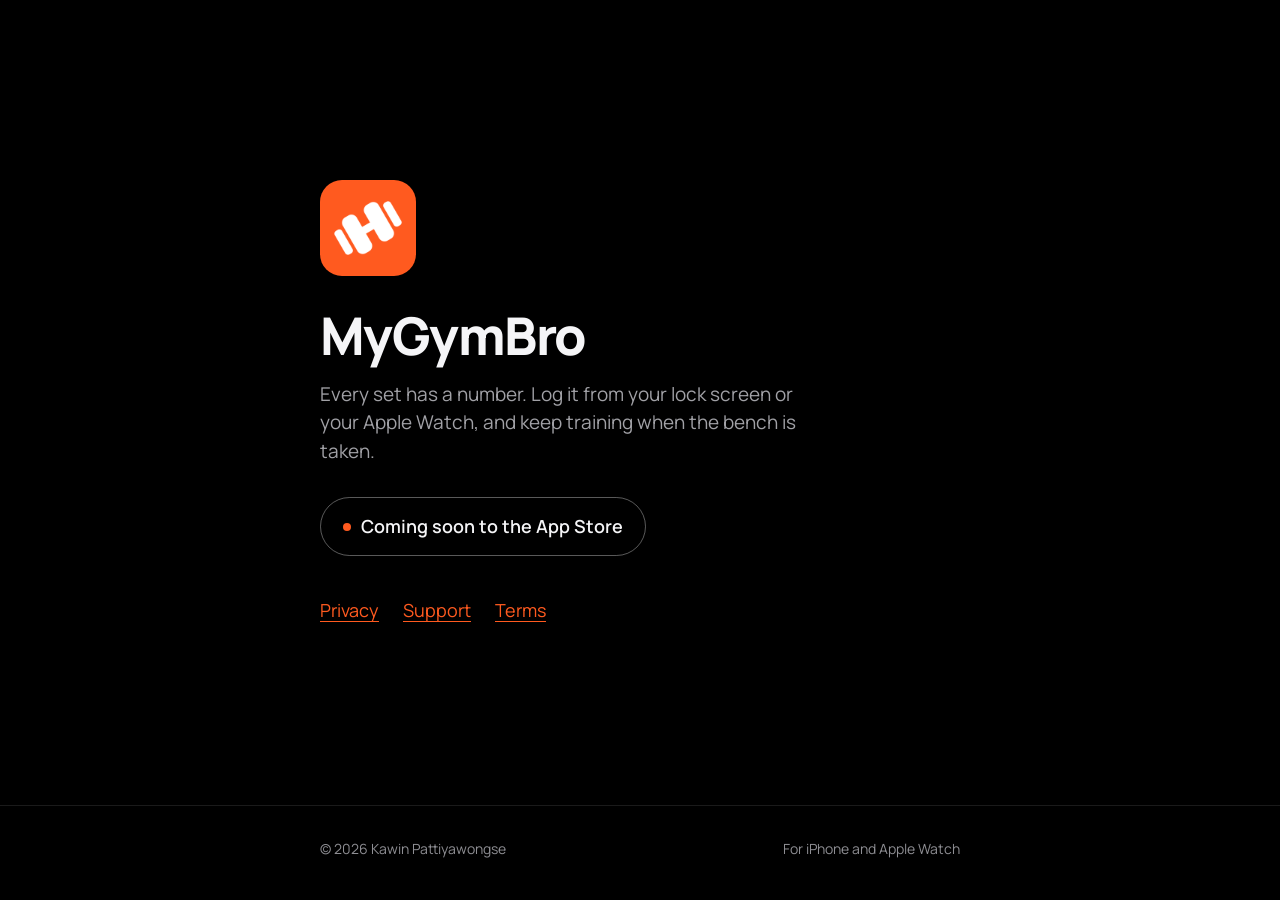
<file: index.html>
<!doctype html>
<html lang="en">
<head>
  <meta charset="utf-8">
  <meta name="viewport" content="width=device-width, initial-scale=1">
  <title>MyGymBro</title>
  <meta name="description" content="Strength training for iPhone and Apple Watch. Every set has a number, and you log it from your lock screen or your wrist.">
  <meta name="theme-color" content="#000000">
  <link rel="icon" href="/favicon.png" type="image/png">
  <link rel="apple-touch-icon" href="/apple-touch-icon.png">
  <link rel="preload" href="/fonts/Manrope-Variable.ttf" as="font" type="font/ttf" crossorigin>
  <link rel="stylesheet" href="/style.css">
</head>
<body class="home">
  <main>
    <div class="wrap">
      <div class="hero">
        <img class="icon" src="/icon.png" width="96" height="96" alt="MyGymBro app icon">
        <h1>MyGymBro</h1>
        <p class="lede">Every set has a number. Log it from your lock screen or your Apple Watch, and keep training when the bench is taken.</p>

        <!-- Placeholder until the app is live. Then swap in Apple's official
             black badge from https://tools.applemarketingtools.com and point it
             at the real App Store link (badge rules:
             https://developer.apple.com/app-store/marketing/guidelines/). -->
        <a class="store" href="#app-store" aria-label="MyGymBro on the App Store, coming soon">
          <span class="dot" aria-hidden="true"></span>
          Coming soon to the App Store
        </a>

        <ul class="links">
          <li><a href="/privacy/">Privacy</a></li>
          <li><a href="/support/">Support</a></li>
          <li><a href="/terms/">Terms</a></li>
        </ul>
      </div>
    </div>
  </main>

  <footer>
    <div class="wrap">
      <span>&copy; 2026 Kawin Pattiyawongse</span>
      <span>For iPhone and Apple Watch</span>
    </div>
  </footer>
</body>
</html>
</file>
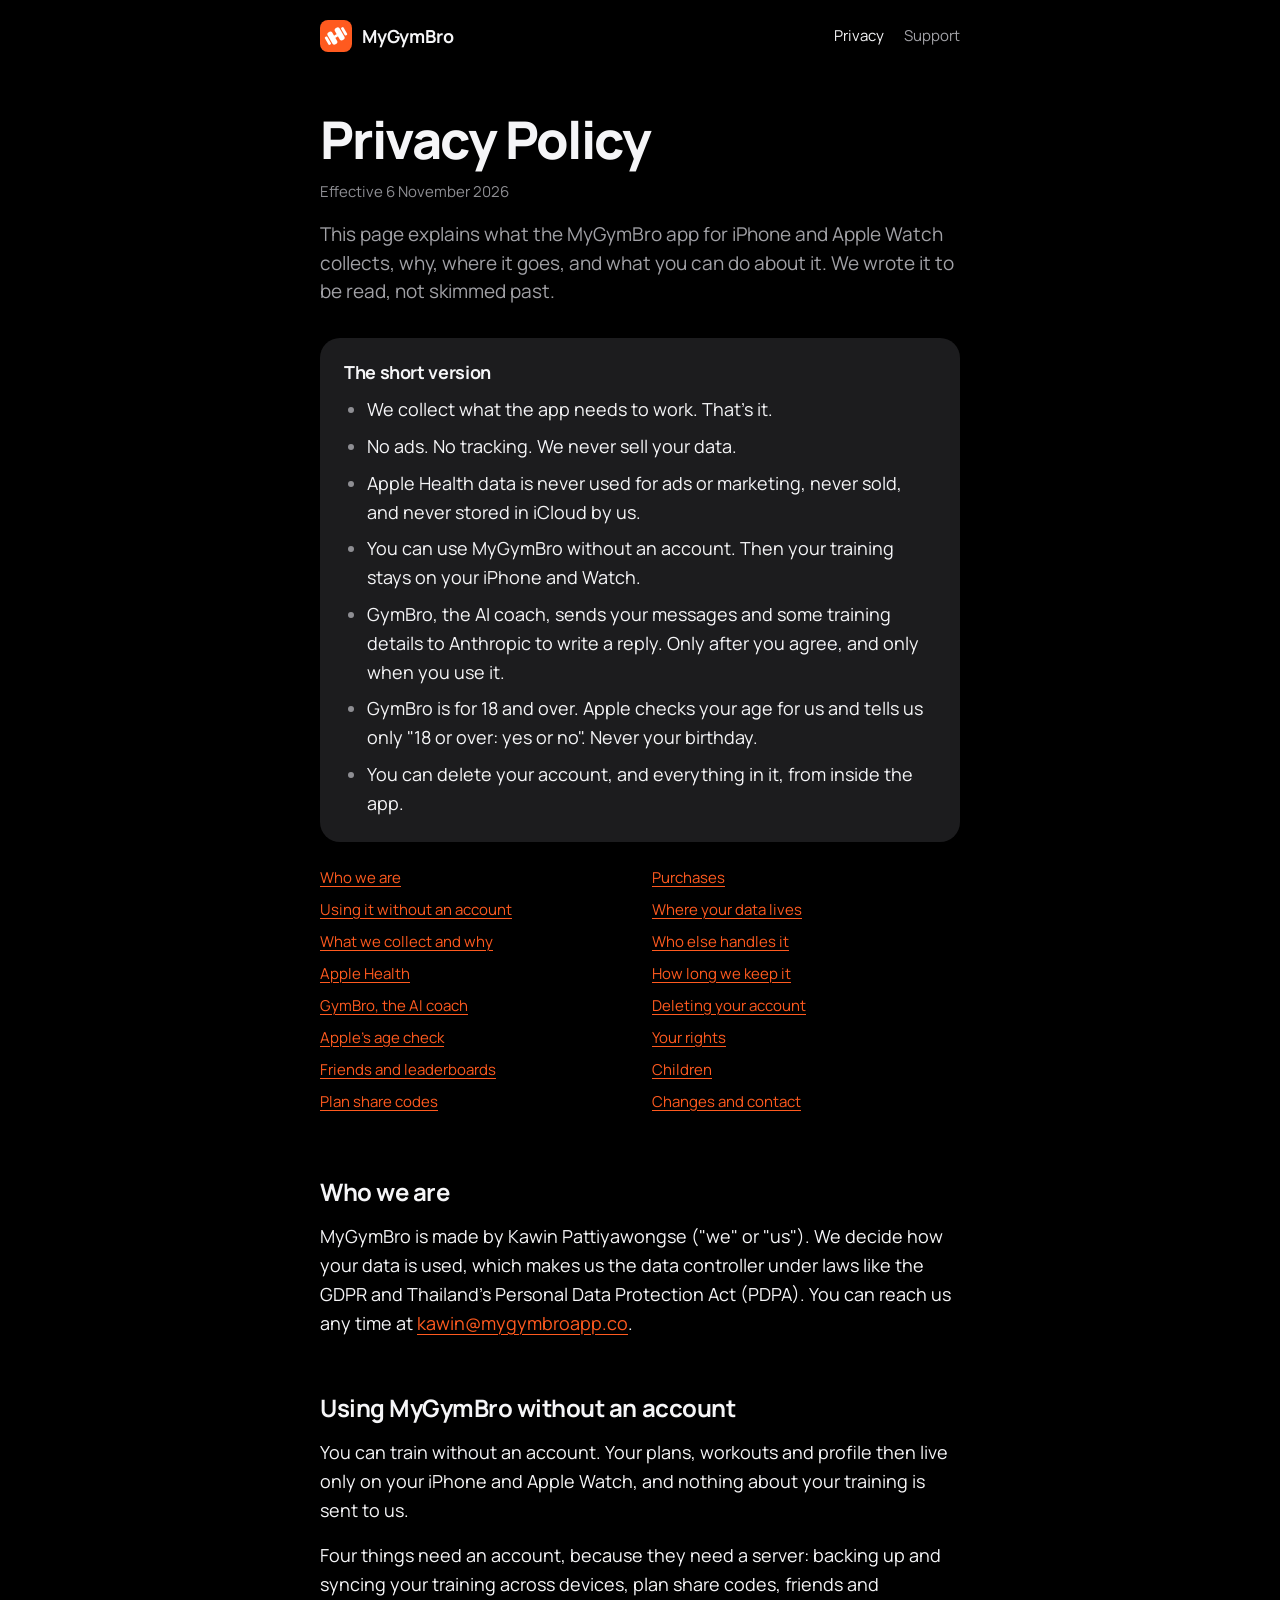
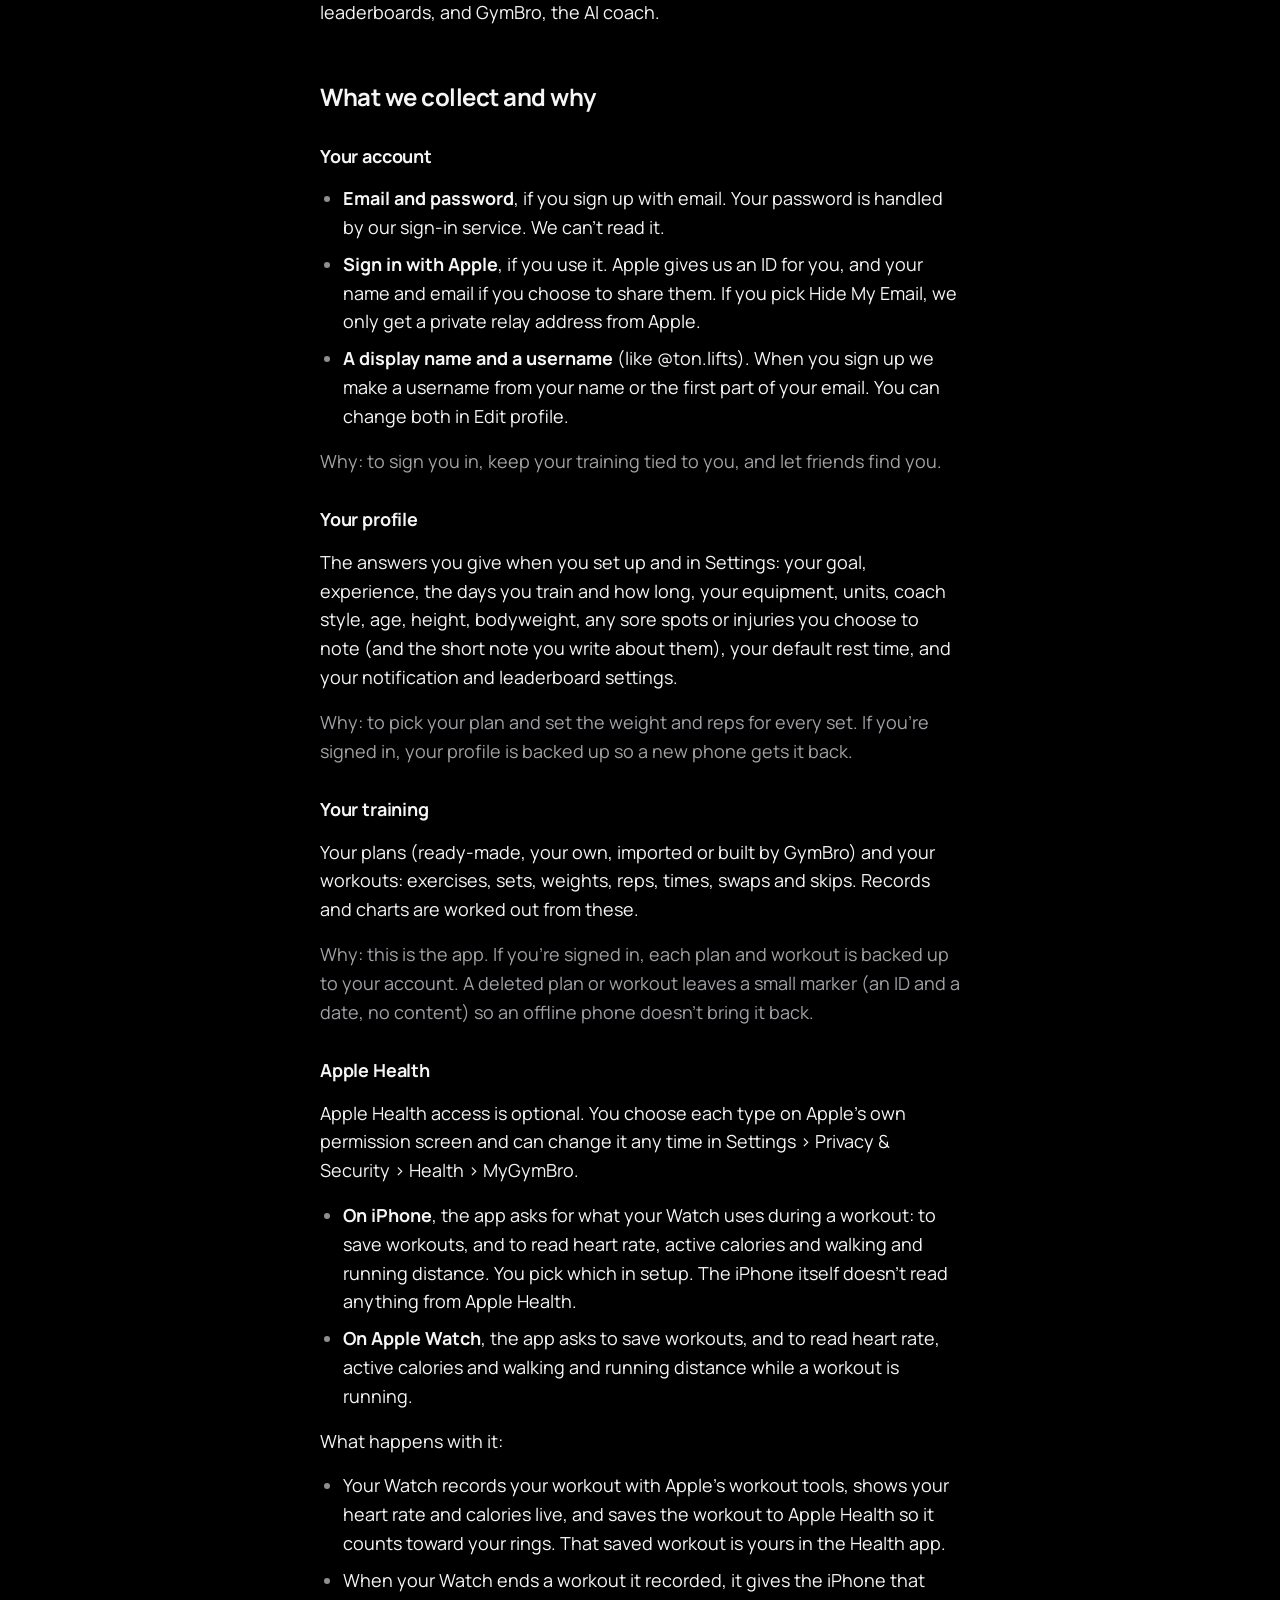
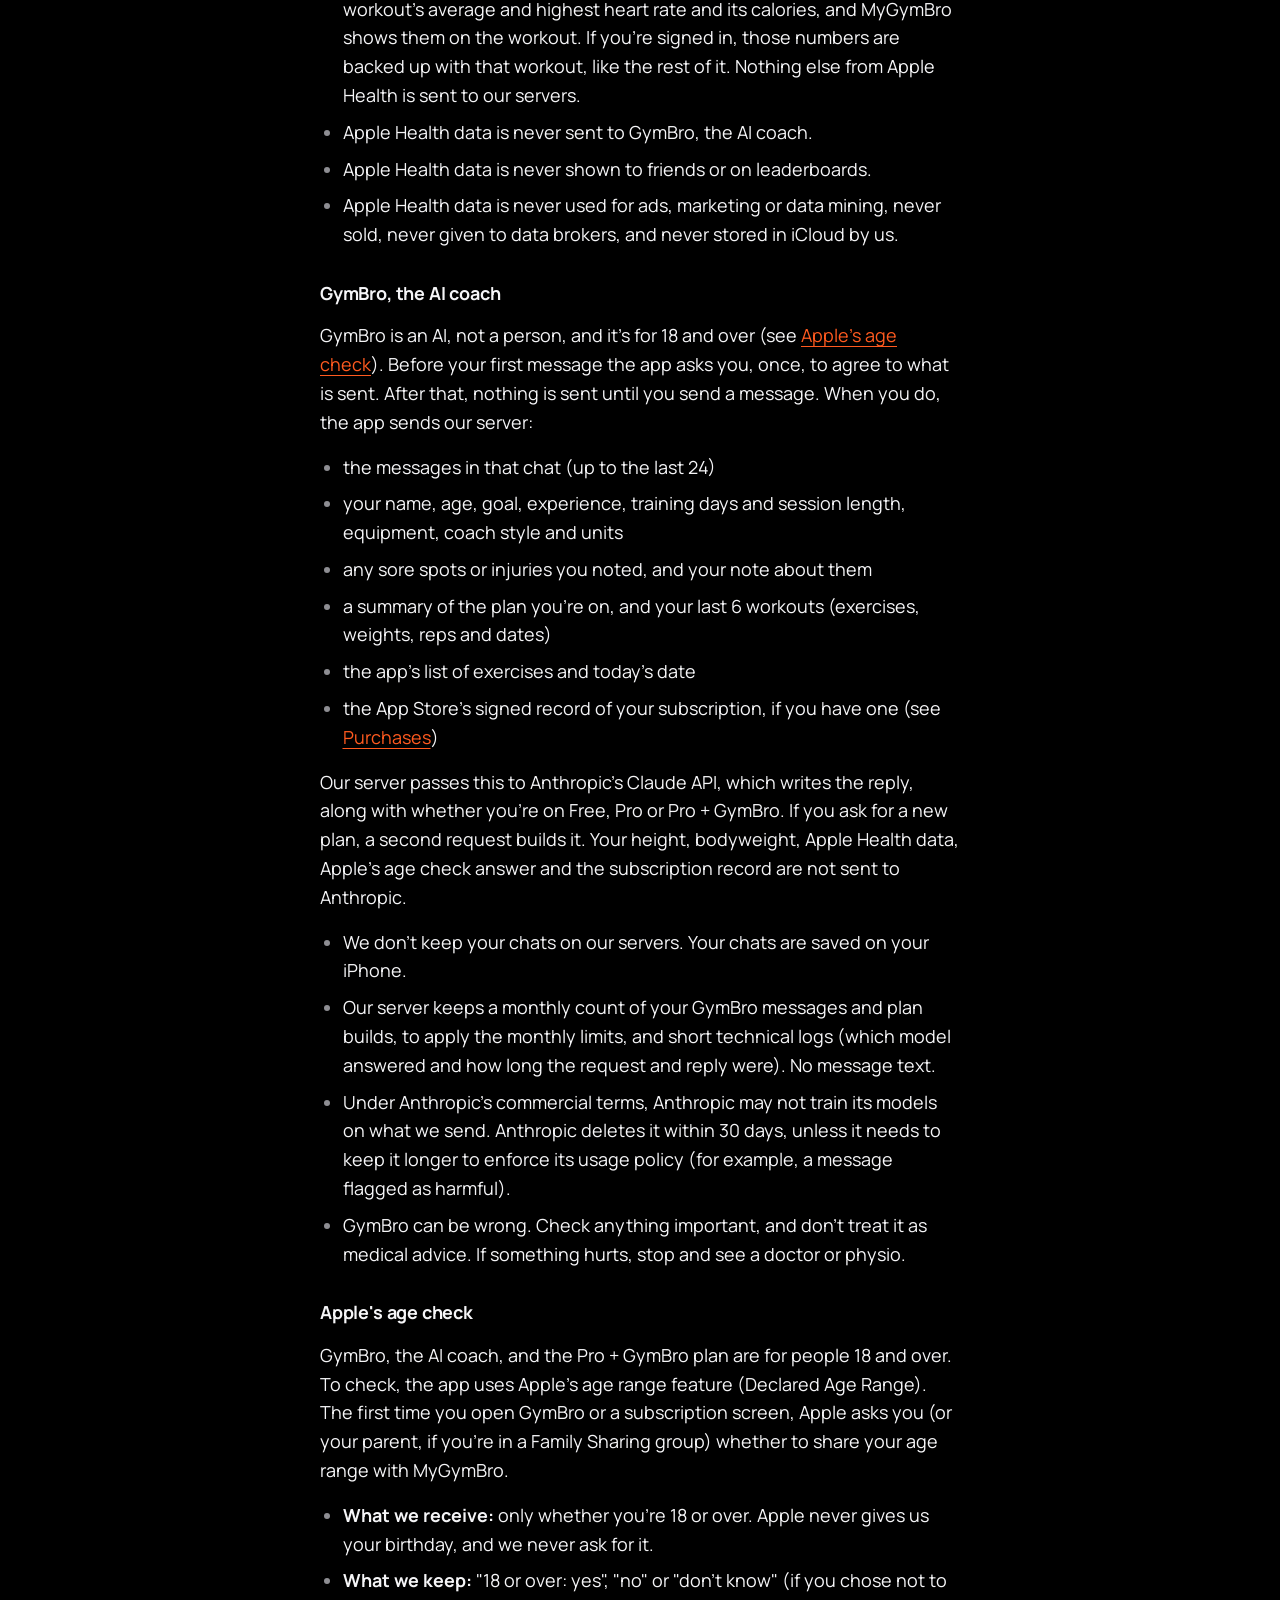
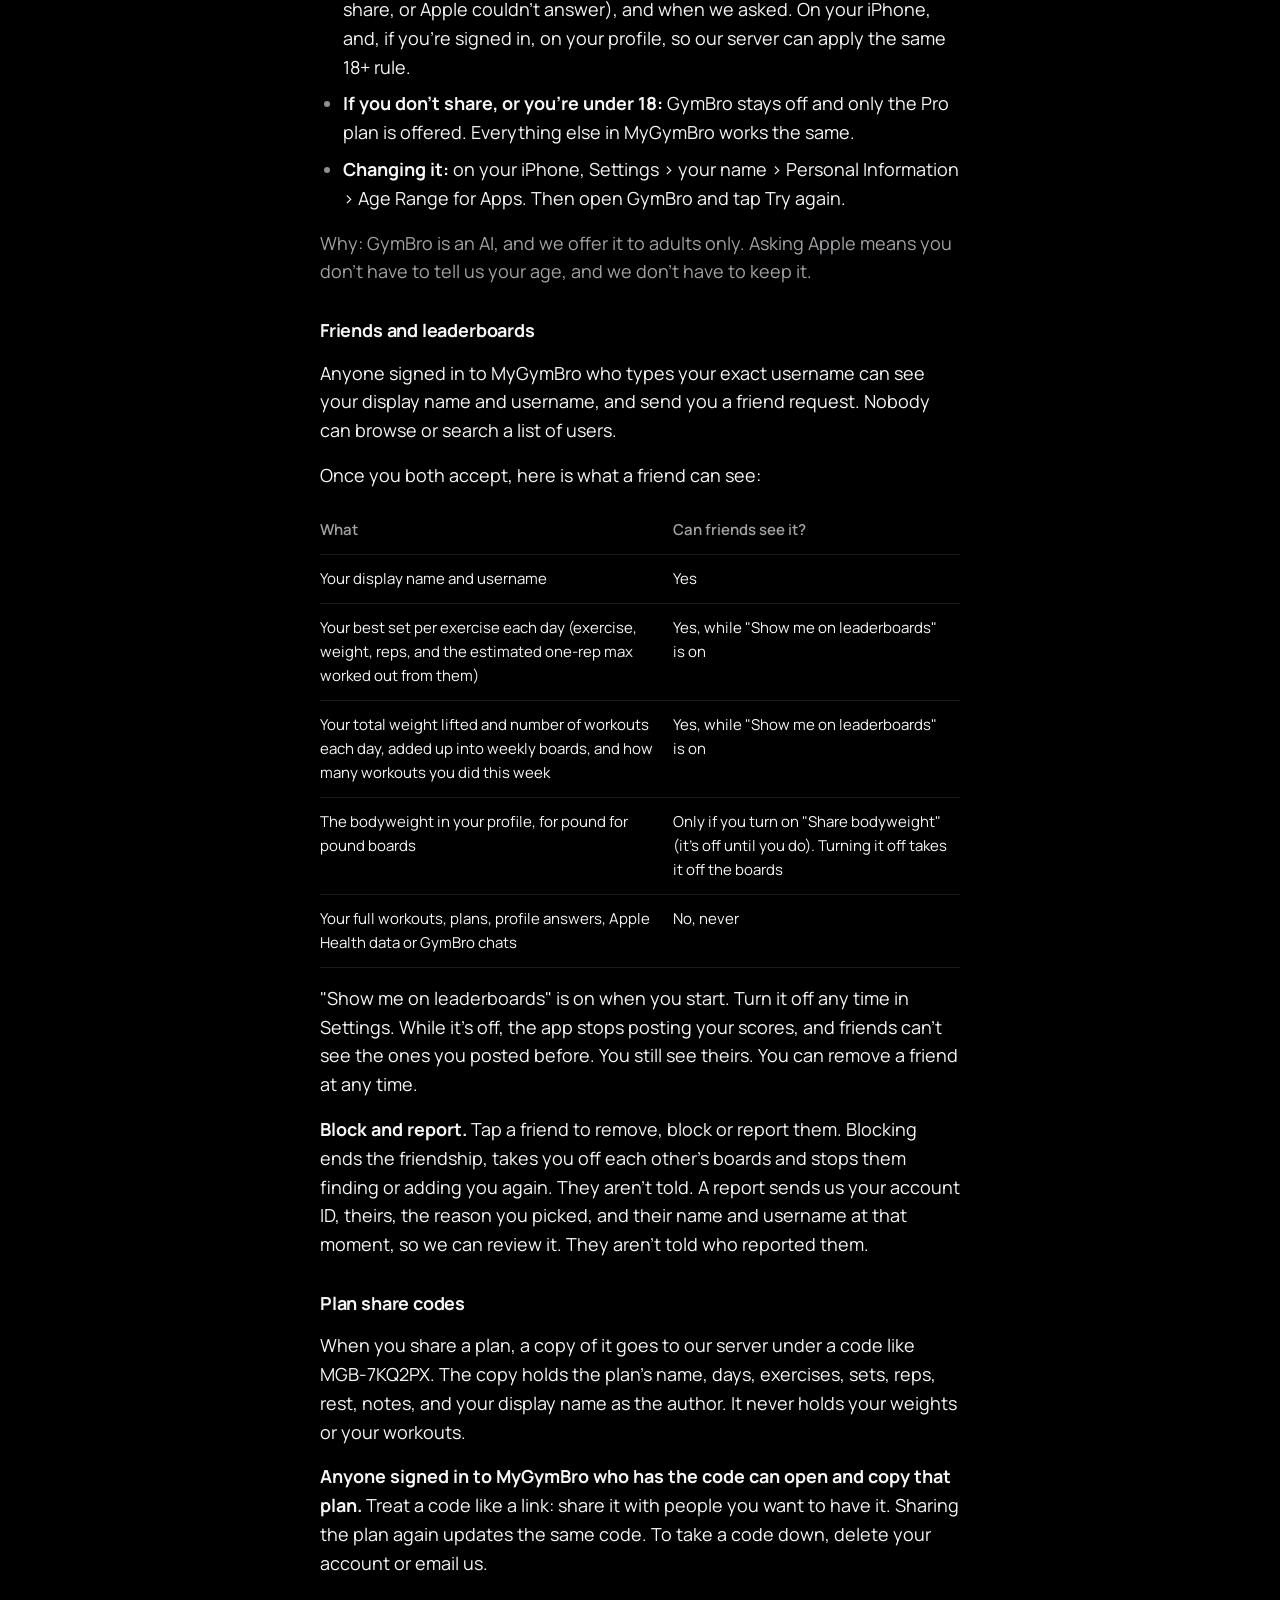
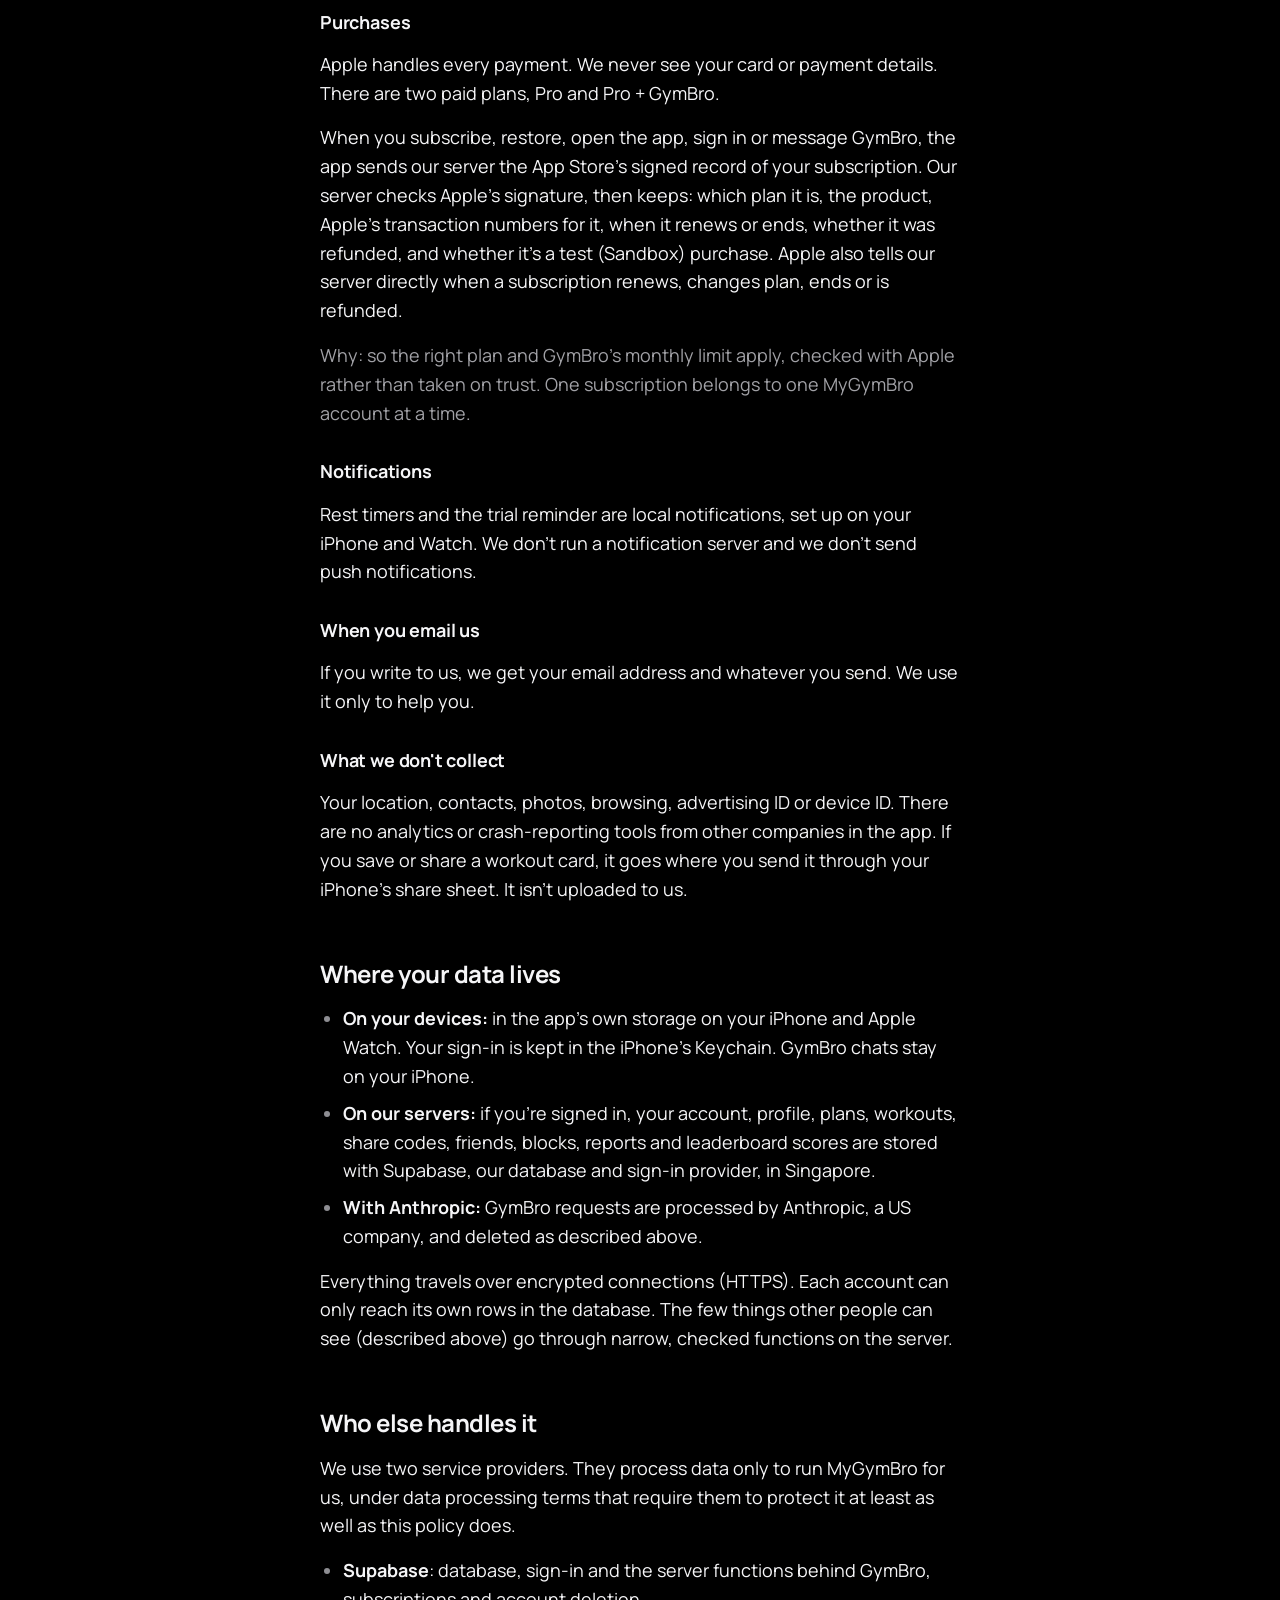
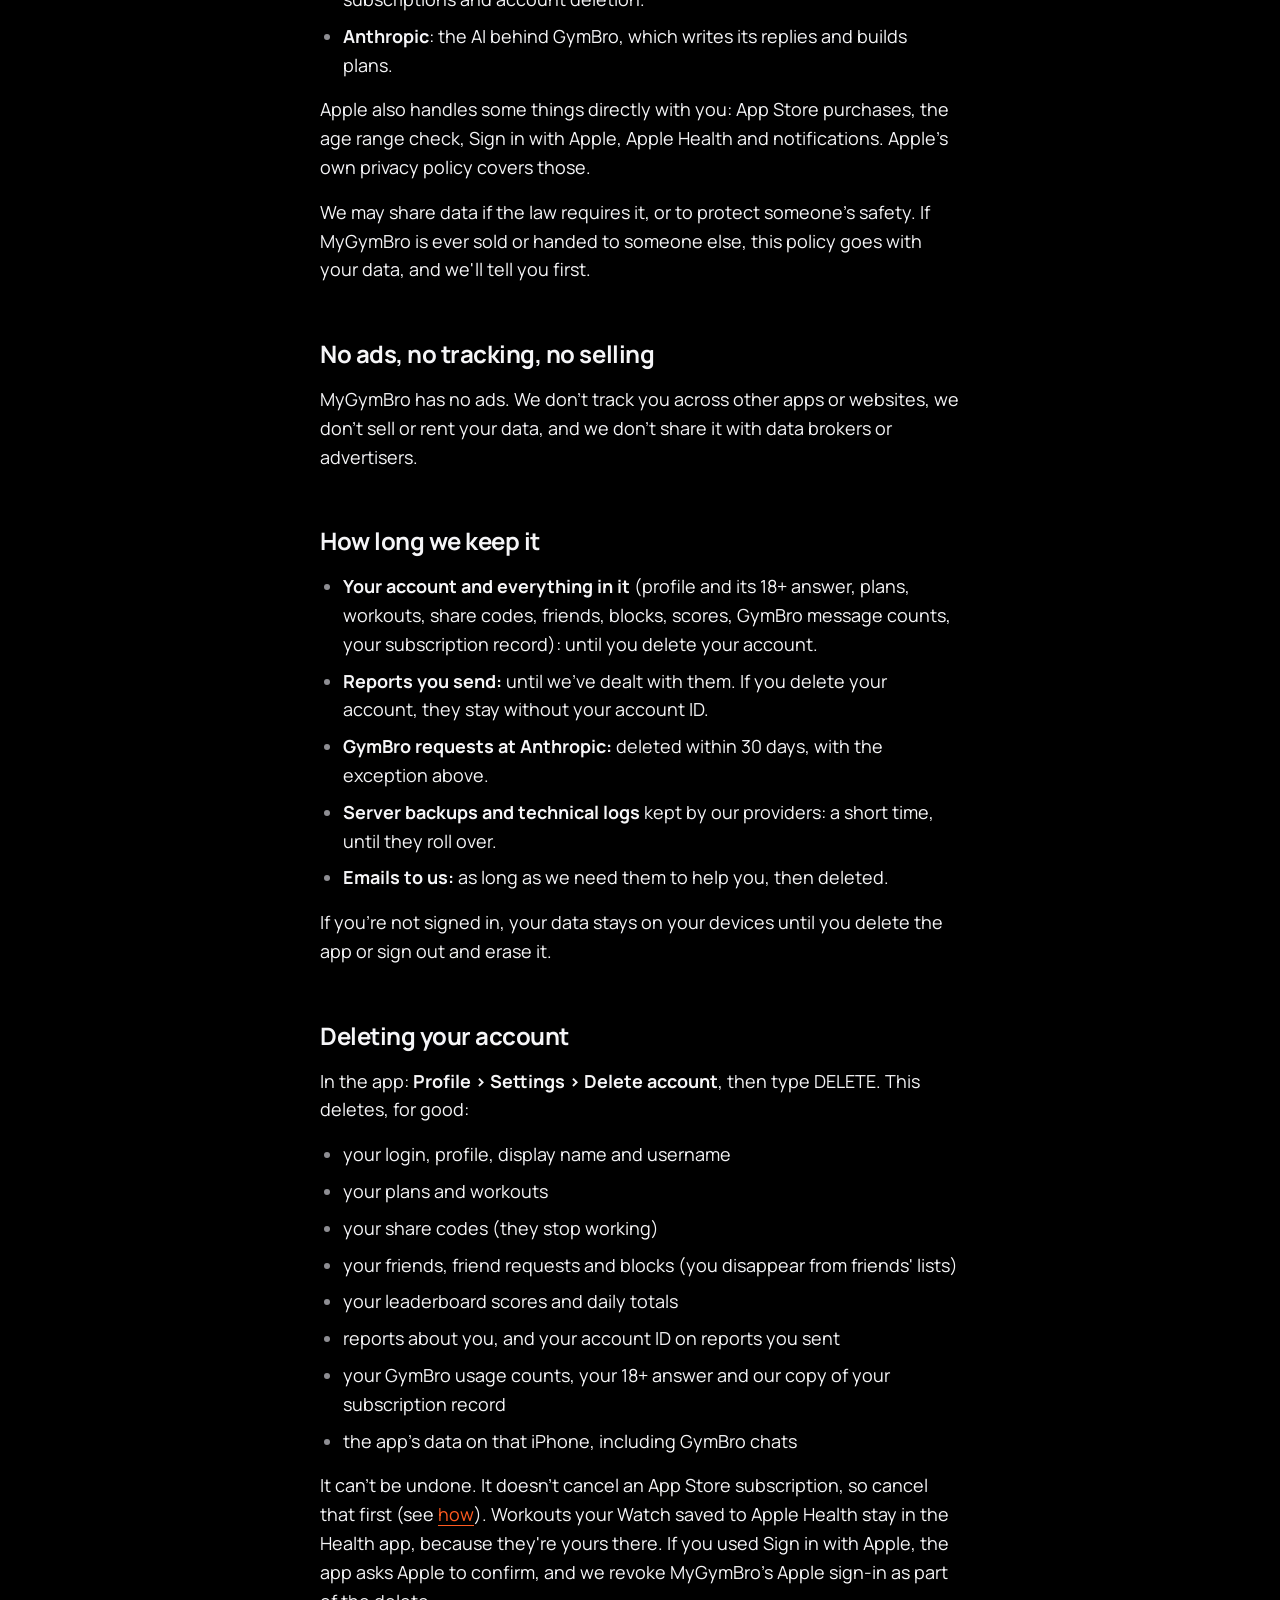
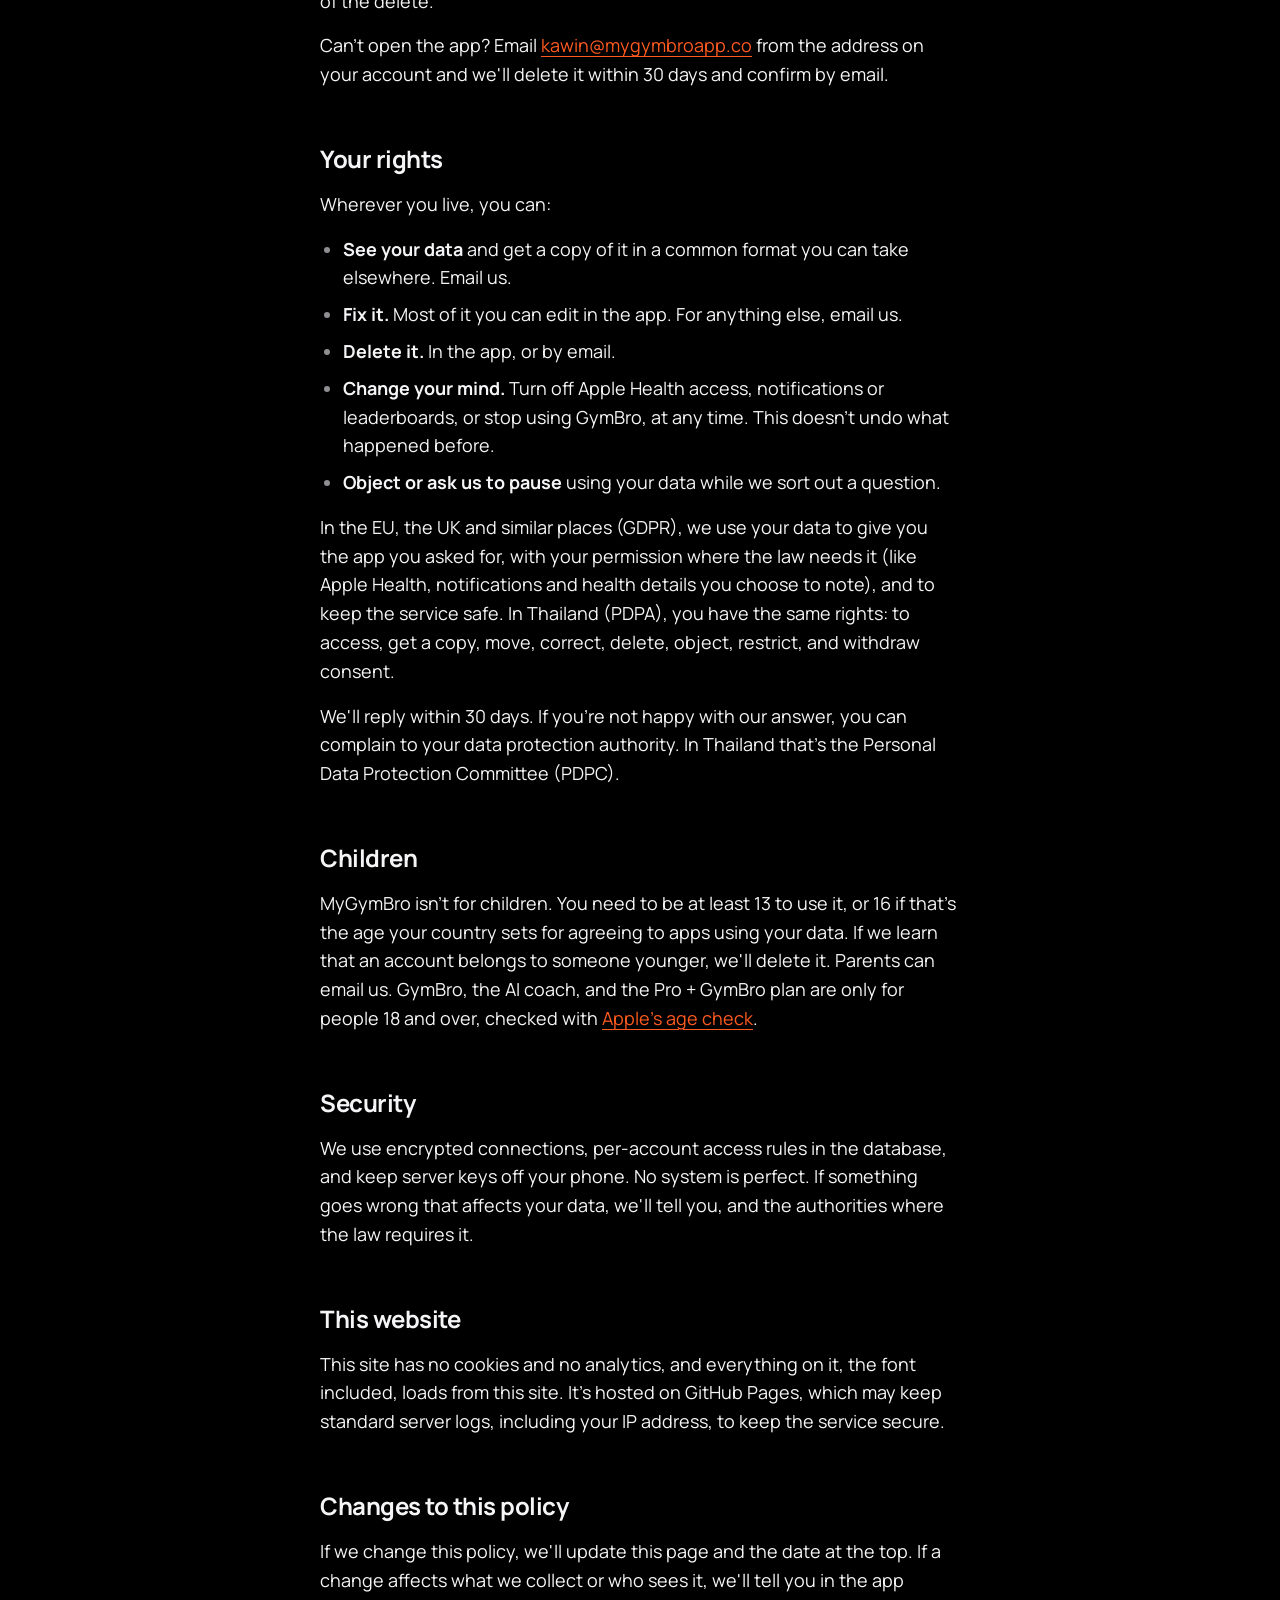
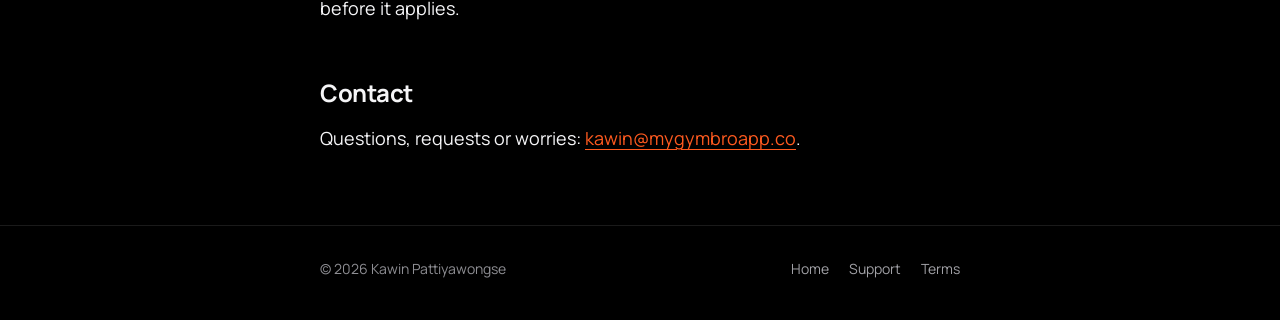
<file: privacy/index.html>
<!doctype html>
<html lang="en">
<head>
  <meta charset="utf-8">
  <meta name="viewport" content="width=device-width, initial-scale=1">
  <title>Privacy Policy · MyGymBro</title>
  <meta name="description" content="What MyGymBro collects, why, where it is kept, and how to delete it.">
  <meta name="theme-color" content="#000000">
  <link rel="icon" href="/favicon.png" type="image/png">
  <link rel="apple-touch-icon" href="/apple-touch-icon.png">
  <link rel="preload" href="/fonts/Manrope-Variable.ttf" as="font" type="font/ttf" crossorigin>
  <link rel="stylesheet" href="/style.css">
</head>
<body>
  <header class="top">
    <div class="wrap">
      <a class="brand" href="/"><img src="/favicon.png" width="32" height="32" alt="">MyGymBro</a>
      <nav aria-label="Site">
        <a href="/privacy/" aria-current="page">Privacy</a>
        <a href="/support/">Support</a>
      </nav>
    </div>
  </header>

  <main>
    <div class="wrap">
      <h1>Privacy Policy</h1>
      <p class="meta">Effective 6 November 2026</p>
      <p class="lede">This page explains what the MyGymBro app for iPhone and Apple Watch collects, why, where it goes, and what you can do about it. We wrote it to be read, not skimmed past.</p>

      <section class="card" aria-labelledby="short">
        <h2 id="short">The short version</h2>
        <ul>
          <li>We collect what the app needs to work. That's it.</li>
          <li>No ads. No tracking. We never sell your data.</li>
          <li>Apple Health data is never used for ads or marketing, never sold, and never stored in iCloud by us.</li>
          <li>You can use MyGymBro without an account. Then your training stays on your iPhone and Watch.</li>
          <li>GymBro, the AI coach, sends your messages and some training details to Anthropic to write a reply. Only after you agree, and only when you use it.</li>
          <li>GymBro is for 18 and over. Apple checks your age for us and tells us only "18 or over: yes or no". Never your birthday.</li>
          <li>You can delete your account, and everything in it, from inside the app.</li>
        </ul>
      </section>

      <ol class="toc" aria-label="On this page">
        <li><a href="#who">Who we are</a></li>
        <li><a href="#no-account">Using it without an account</a></li>
        <li><a href="#collect">What we collect and why</a></li>
        <li><a href="#health">Apple Health</a></li>
        <li><a href="#coach">GymBro, the AI coach</a></li>
        <li><a href="#age">Apple's age check</a></li>
        <li><a href="#friends">Friends and leaderboards</a></li>
        <li><a href="#codes">Plan share codes</a></li>
        <li><a href="#purchases">Purchases</a></li>
        <li><a href="#where">Where your data lives</a></li>
        <li><a href="#processors">Who else handles it</a></li>
        <li><a href="#keep">How long we keep it</a></li>
        <li><a href="#delete">Deleting your account</a></li>
        <li><a href="#rights">Your rights</a></li>
        <li><a href="#children">Children</a></li>
        <li><a href="#changes">Changes and contact</a></li>
      </ol>

      <h2 id="who">Who we are</h2>
      <p>MyGymBro is made by Kawin Pattiyawongse ("we" or "us"). We decide how your data is used, which makes us the data controller under laws like the GDPR and Thailand's Personal Data Protection Act (PDPA). You can reach us any time at <a href="mailto:kawin@mygymbroapp.co">kawin@mygymbroapp.co</a>.</p>

      <h2 id="no-account">Using MyGymBro without an account</h2>
      <p>You can train without an account. Your plans, workouts and profile then live only on your iPhone and Apple Watch, and nothing about your training is sent to us.</p>
      <p>Four things need an account, because they need a server: backing up and syncing your training across devices, plan share codes, friends and leaderboards, and GymBro, the AI coach.</p>

      <h2 id="collect">What we collect and why</h2>

      <h3>Your account</h3>
      <ul>
        <li><strong>Email and password</strong>, if you sign up with email. Your password is handled by our sign-in service. We can't read it.</li>
        <li><strong>Sign in with Apple</strong>, if you use it. Apple gives us an ID for you, and your name and email if you choose to share them. If you pick Hide My Email, we only get a private relay address from Apple.</li>
        <li><strong>A display name and a username</strong> (like @ton.lifts). When you sign up we make a username from your name or the first part of your email. You can change both in Edit profile.</li>
      </ul>
      <p class="muted">Why: to sign you in, keep your training tied to you, and let friends find you.</p>

      <h3>Your profile</h3>
      <p>The answers you give when you set up and in Settings: your goal, experience, the days you train and how long, your equipment, units, coach style, age, height, bodyweight, any sore spots or injuries you choose to note (and the short note you write about them), your default rest time, and your notification and leaderboard settings.</p>
      <p class="muted">Why: to pick your plan and set the weight and reps for every set. If you're signed in, your profile is backed up so a new phone gets it back.</p>

      <h3>Your training</h3>
      <p>Your plans (ready-made, your own, imported or built by GymBro) and your workouts: exercises, sets, weights, reps, times, swaps and skips. Records and charts are worked out from these.</p>
      <p class="muted">Why: this is the app. If you're signed in, each plan and workout is backed up to your account. A deleted plan or workout leaves a small marker (an ID and a date, no content) so an offline phone doesn't bring it back.</p>

      <h3 id="health">Apple Health</h3>
      <p>Apple Health access is optional. You choose each type on Apple's own permission screen and can change it any time in Settings &gt; Privacy &amp; Security &gt; Health &gt; MyGymBro.</p>
      <ul>
        <li><strong>On iPhone</strong>, the app asks for what your Watch uses during a workout: to save workouts, and to read heart rate, active calories and walking and running distance. You pick which in setup. The iPhone itself doesn't read anything from Apple Health.</li>
        <li><strong>On Apple Watch</strong>, the app asks to save workouts, and to read heart rate, active calories and walking and running distance while a workout is running.</li>
      </ul>
      <p>What happens with it:</p>
      <ul>
        <li>Your Watch records your workout with Apple's workout tools, shows your heart rate and calories live, and saves the workout to Apple Health so it counts toward your rings. That saved workout is yours in the Health app.</li>
        <li>When your Watch ends a workout it recorded, it gives the iPhone that workout's average and highest heart rate and its calories, and MyGymBro shows them on the workout. If you're signed in, those numbers are backed up with that workout, like the rest of it. Nothing else from Apple Health is sent to our servers.</li>
        <li>Apple Health data is never sent to GymBro, the AI coach.</li>
        <li>Apple Health data is never shown to friends or on leaderboards.</li>
        <li>Apple Health data is never used for ads, marketing or data mining, never sold, never given to data brokers, and never stored in iCloud by us.</li>
      </ul>

      <h3 id="coach">GymBro, the AI coach</h3>
      <p>GymBro is an AI, not a person, and it's for 18 and over (see <a href="#age">Apple's age check</a>). Before your first message the app asks you, once, to agree to what is sent. After that, nothing is sent until you send a message. When you do, the app sends our server:</p>
      <ul>
        <li>the messages in that chat (up to the last 24)</li>
        <li>your name, age, goal, experience, training days and session length, equipment, coach style and units</li>
        <li>any sore spots or injuries you noted, and your note about them</li>
        <li>a summary of the plan you're on, and your last 6 workouts (exercises, weights, reps and dates)</li>
        <li>the app's list of exercises and today's date</li>
        <li>the App Store's signed record of your subscription, if you have one (see <a href="#purchases">Purchases</a>)</li>
      </ul>
      <p>Our server passes this to Anthropic's Claude API, which writes the reply, along with whether you're on Free, Pro or Pro + GymBro. If you ask for a new plan, a second request builds it. Your height, bodyweight, Apple Health data, Apple's age check answer and the subscription record are not sent to Anthropic.</p>
      <ul>
        <li>We don't keep your chats on our servers. Your chats are saved on your iPhone.</li>
        <li>Our server keeps a monthly count of your GymBro messages and plan builds, to apply the monthly limits, and short technical logs (which model answered and how long the request and reply were). No message text.</li>
        <li>Under Anthropic's commercial terms, Anthropic may not train its models on what we send. Anthropic deletes it within 30 days, unless it needs to keep it longer to enforce its usage policy (for example, a message flagged as harmful).</li>
        <li>GymBro can be wrong. Check anything important, and don't treat it as medical advice. If something hurts, stop and see a doctor or physio.</li>
      </ul>

      <h3 id="age">Apple's age check</h3>
      <p>GymBro, the AI coach, and the Pro + GymBro plan are for people 18 and over. To check, the app uses Apple's age range feature (Declared Age Range). The first time you open GymBro or a subscription screen, Apple asks you (or your parent, if you're in a Family Sharing group) whether to share your age range with MyGymBro.</p>
      <ul>
        <li><strong>What we receive:</strong> only whether you're 18 or over. Apple never gives us your birthday, and we never ask for it.</li>
        <li><strong>What we keep:</strong> "18 or over: yes", "no" or "don't know" (if you chose not to share, or Apple couldn't answer), and when we asked. On your iPhone, and, if you're signed in, on your profile, so our server can apply the same 18+ rule.</li>
        <li><strong>If you don't share, or you're under 18:</strong> GymBro stays off and only the Pro plan is offered. Everything else in MyGymBro works the same.</li>
        <li><strong>Changing it:</strong> on your iPhone, Settings &gt; your name &gt; Personal Information &gt; Age Range for Apps. Then open GymBro and tap Try again.</li>
      </ul>
      <p class="muted">Why: GymBro is an AI, and we offer it to adults only. Asking Apple means you don't have to tell us your age, and we don't have to keep it.</p>

      <h3 id="friends">Friends and leaderboards</h3>
      <p>Anyone signed in to MyGymBro who types your exact username can see your display name and username, and send you a friend request. Nobody can browse or search a list of users.</p>
      <p>Once you both accept, here is what a friend can see:</p>
      <table class="table">
        <thead>
          <tr><th scope="col">What</th><th scope="col">Can friends see it?</th></tr>
        </thead>
        <tbody>
          <tr><td>Your display name and username</td><td>Yes</td></tr>
          <tr><td>Your best set per exercise each day (exercise, weight, reps, and the estimated one-rep max worked out from them)</td><td>Yes, while "Show me on leaderboards" is on</td></tr>
          <tr><td>Your total weight lifted and number of workouts each day, added up into weekly boards, and how many workouts you did this week</td><td>Yes, while "Show me on leaderboards" is on</td></tr>
          <tr><td>The bodyweight in your profile, for pound for pound boards</td><td>Only if you turn on "Share bodyweight" (it's off until you do). Turning it off takes it off the boards</td></tr>
          <tr><td>Your full workouts, plans, profile answers, Apple Health data or GymBro chats</td><td>No, never</td></tr>
        </tbody>
      </table>
      <p>"Show me on leaderboards" is on when you start. Turn it off any time in Settings. While it's off, the app stops posting your scores, and friends can't see the ones you posted before. You still see theirs. You can remove a friend at any time.</p>
      <p><strong>Block and report.</strong> Tap a friend to remove, block or report them. Blocking ends the friendship, takes you off each other's boards and stops them finding or adding you again. They aren't told. A report sends us your account ID, theirs, the reason you picked, and their name and username at that moment, so we can review it. They aren't told who reported them.</p>

      <h3 id="codes">Plan share codes</h3>
      <p>When you share a plan, a copy of it goes to our server under a code like MGB-7KQ2PX. The copy holds the plan's name, days, exercises, sets, reps, rest, notes, and your display name as the author. It never holds your weights or your workouts.</p>
      <p><strong>Anyone signed in to MyGymBro who has the code can open and copy that plan.</strong> Treat a code like a link: share it with people you want to have it. Sharing the plan again updates the same code. To take a code down, delete your account or email us.</p>

      <h3 id="purchases">Purchases</h3>
      <p>Apple handles every payment. We never see your card or payment details. There are two paid plans, Pro and Pro + GymBro.</p>
      <p>When you subscribe, restore, open the app, sign in or message GymBro, the app sends our server the App Store's signed record of your subscription. Our server checks Apple's signature, then keeps: which plan it is, the product, Apple's transaction numbers for it, when it renews or ends, whether it was refunded, and whether it's a test (Sandbox) purchase. Apple also tells our server directly when a subscription renews, changes plan, ends or is refunded.</p>
      <p class="muted">Why: so the right plan and GymBro's monthly limit apply, checked with Apple rather than taken on trust. One subscription belongs to one MyGymBro account at a time.</p>

      <h3>Notifications</h3>
      <p>Rest timers and the trial reminder are local notifications, set up on your iPhone and Watch. We don't run a notification server and we don't send push notifications.</p>

      <h3>When you email us</h3>
      <p>If you write to us, we get your email address and whatever you send. We use it only to help you.</p>

      <h3>What we don't collect</h3>
      <p>Your location, contacts, photos, browsing, advertising ID or device ID. There are no analytics or crash-reporting tools from other companies in the app. If you save or share a workout card, it goes where you send it through your iPhone's share sheet. It isn't uploaded to us.</p>

      <h2 id="where">Where your data lives</h2>
      <ul>
        <li><strong>On your devices:</strong> in the app's own storage on your iPhone and Apple Watch. Your sign-in is kept in the iPhone's Keychain. GymBro chats stay on your iPhone.</li>
        <li><strong>On our servers:</strong> if you're signed in, your account, profile, plans, workouts, share codes, friends, blocks, reports and leaderboard scores are stored with Supabase, our database and sign-in provider, in Singapore.</li>
        <li><strong>With Anthropic:</strong> GymBro requests are processed by Anthropic, a US company, and deleted as described above.</li>
      </ul>
      <p>Everything travels over encrypted connections (HTTPS). Each account can only reach its own rows in the database. The few things other people can see (described above) go through narrow, checked functions on the server.</p>

      <h2 id="processors">Who else handles it</h2>
      <p>We use two service providers. They process data only to run MyGymBro for us, under data processing terms that require them to protect it at least as well as this policy does.</p>
      <ul>
        <li><strong>Supabase</strong>: database, sign-in and the server functions behind GymBro, subscriptions and account deletion.</li>
        <li><strong>Anthropic</strong>: the AI behind GymBro, which writes its replies and builds plans.</li>
      </ul>
      <p>Apple also handles some things directly with you: App Store purchases, the age range check, Sign in with Apple, Apple Health and notifications. Apple's own privacy policy covers those.</p>
      <p>We may share data if the law requires it, or to protect someone's safety. If MyGymBro is ever sold or handed to someone else, this policy goes with your data, and we'll tell you first.</p>

      <h2>No ads, no tracking, no selling</h2>
      <p>MyGymBro has no ads. We don't track you across other apps or websites, we don't sell or rent your data, and we don't share it with data brokers or advertisers.</p>

      <h2 id="keep">How long we keep it</h2>
      <ul>
        <li><strong>Your account and everything in it</strong> (profile and its 18+ answer, plans, workouts, share codes, friends, blocks, scores, GymBro message counts, your subscription record): until you delete your account.</li>
        <li><strong>Reports you send:</strong> until we've dealt with them. If you delete your account, they stay without your account ID.</li>
        <li><strong>GymBro requests at Anthropic:</strong> deleted within 30 days, with the exception above.</li>
        <li><strong>Server backups and technical logs</strong> kept by our providers: a short time, until they roll over.</li>
        <li><strong>Emails to us:</strong> as long as we need them to help you, then deleted.</li>
      </ul>
      <p>If you're not signed in, your data stays on your devices until you delete the app or sign out and erase it.</p>

      <h2 id="delete">Deleting your account</h2>
      <p>In the app: <strong>Profile &gt; Settings &gt; Delete account</strong>, then type DELETE. This deletes, for good:</p>
      <ul>
        <li>your login, profile, display name and username</li>
        <li>your plans and workouts</li>
        <li>your share codes (they stop working)</li>
        <li>your friends, friend requests and blocks (you disappear from friends' lists)</li>
        <li>your leaderboard scores and daily totals</li>
        <li>reports about you, and your account ID on reports you sent</li>
        <li>your GymBro usage counts, your 18+ answer and our copy of your subscription record</li>
        <li>the app's data on that iPhone, including GymBro chats</li>
      </ul>
      <p>It can't be undone. It doesn't cancel an App Store subscription, so cancel that first (see <a href="/support/#cancel">how</a>). Workouts your Watch saved to Apple Health stay in the Health app, because they're yours there. If you used Sign in with Apple, the app asks Apple to confirm, and we revoke MyGymBro's Apple sign-in as part of the delete.</p>
      <p>Can't open the app? Email <a href="mailto:kawin@mygymbroapp.co">kawin@mygymbroapp.co</a> from the address on your account and we'll delete it within 30 days and confirm by email.</p>

      <h2 id="rights">Your rights</h2>
      <p>Wherever you live, you can:</p>
      <ul>
        <li><strong>See your data</strong> and get a copy of it in a common format you can take elsewhere. Email us.</li>
        <li><strong>Fix it.</strong> Most of it you can edit in the app. For anything else, email us.</li>
        <li><strong>Delete it.</strong> In the app, or by email.</li>
        <li><strong>Change your mind.</strong> Turn off Apple Health access, notifications or leaderboards, or stop using GymBro, at any time. This doesn't undo what happened before.</li>
        <li><strong>Object or ask us to pause</strong> using your data while we sort out a question.</li>
      </ul>
      <p>In the EU, the UK and similar places (GDPR), we use your data to give you the app you asked for, with your permission where the law needs it (like Apple Health, notifications and health details you choose to note), and to keep the service safe. In Thailand (PDPA), you have the same rights: to access, get a copy, move, correct, delete, object, restrict, and withdraw consent.</p>
      <p>We'll reply within 30 days. If you're not happy with our answer, you can complain to your data protection authority. In Thailand that's the Personal Data Protection Committee (PDPC).</p>

      <h2 id="children">Children</h2>
      <p>MyGymBro isn't for children. You need to be at least 13 to use it, or 16 if that's the age your country sets for agreeing to apps using your data. If we learn that an account belongs to someone younger, we'll delete it. Parents can email us. GymBro, the AI coach, and the Pro + GymBro plan are only for people 18 and over, checked with <a href="#age">Apple's age check</a>.</p>

      <h2>Security</h2>
      <p>We use encrypted connections, per-account access rules in the database, and keep server keys off your phone. No system is perfect. If something goes wrong that affects your data, we'll tell you, and the authorities where the law requires it.</p>

      <h2>This website</h2>
      <p>This site has no cookies and no analytics, and everything on it, the font included, loads from this site. It's hosted on GitHub Pages, which may keep standard server logs, including your IP address, to keep the service secure.</p>

      <h2 id="changes">Changes to this policy</h2>
      <p>If we change this policy, we'll update this page and the date at the top. If a change affects what we collect or who sees it, we'll tell you in the app before it applies.</p>

      <h2>Contact</h2>
      <p>Questions, requests or worries: <a href="mailto:kawin@mygymbroapp.co">kawin@mygymbroapp.co</a>.</p>
    </div>
  </main>

  <footer>
    <div class="wrap">
      <span>&copy; 2026 Kawin Pattiyawongse</span>
      <nav aria-label="Footer">
        <a href="/">Home</a>
        <a href="/support/">Support</a>
        <a href="/terms/">Terms</a>
      </nav>
    </div>
  </footer>
</body>
</html>
</file>
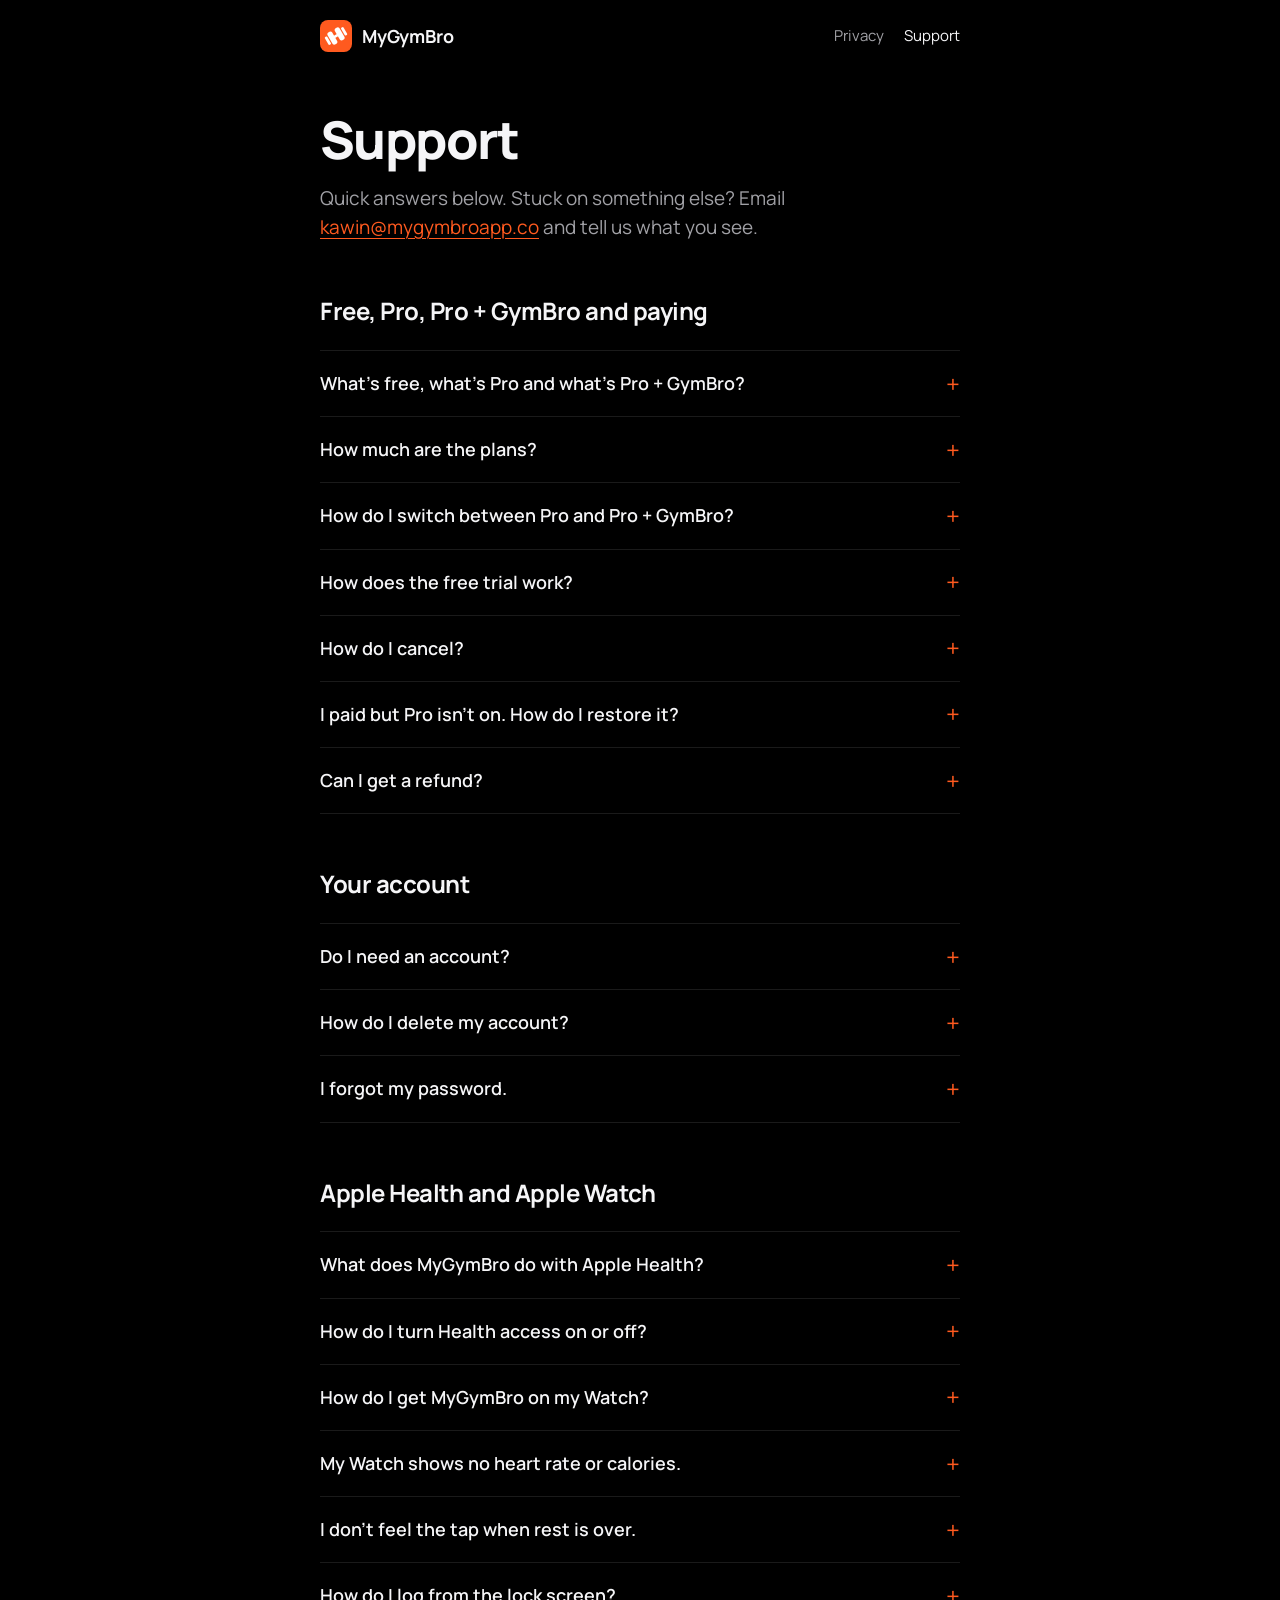
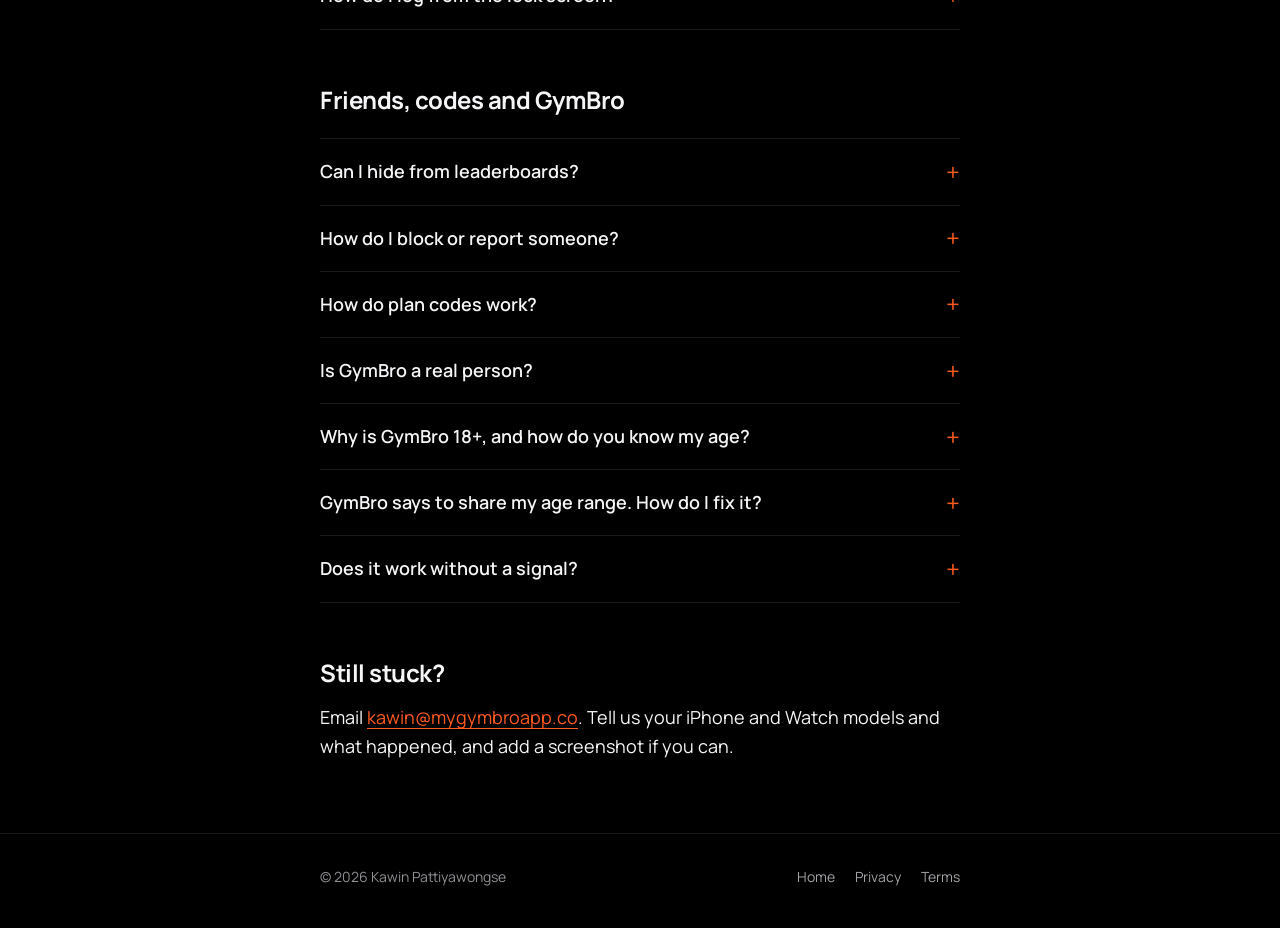
<file: support/index.html>
<!doctype html>
<html lang="en">
<head>
  <meta charset="utf-8">
  <meta name="viewport" content="width=device-width, initial-scale=1">
  <title>Support · MyGymBro</title>
  <meta name="description" content="Answers about MyGymBro subscriptions, cancelling, restoring, deleting your account, Apple Health and Apple Watch.">
  <meta name="theme-color" content="#000000">
  <link rel="icon" href="/favicon.png" type="image/png">
  <link rel="apple-touch-icon" href="/apple-touch-icon.png">
  <link rel="preload" href="/fonts/Manrope-Variable.ttf" as="font" type="font/ttf" crossorigin>
  <link rel="stylesheet" href="/style.css">
</head>
<body>
  <header class="top">
    <div class="wrap">
      <a class="brand" href="/"><img src="/favicon.png" width="32" height="32" alt="">MyGymBro</a>
      <nav aria-label="Site">
        <a href="/privacy/">Privacy</a>
        <a href="/support/" aria-current="page">Support</a>
      </nav>
    </div>
  </header>

  <main>
    <div class="wrap">
      <h1>Support</h1>
      <p class="lede">Quick answers below. Stuck on something else? Email <a href="mailto:kawin@mygymbroapp.co">kawin@mygymbroapp.co</a> and tell us what you see.</p>

      <h2 id="subscriptions">Free, Pro, Pro + GymBro and paying</h2>
      <div class="faq">
        <details id="free-pro">
          <summary>What's free, what's Pro and what's Pro + GymBro?</summary>
          <div class="answer">
            <p><strong>Free</strong> covers every ready-made plan, a number for every set, logging from the lock screen and Apple Watch, swaps, friends and leaderboards, and plan codes. If you're 18 or over, you also get 10 GymBro messages a month.</p>
            <p><strong>Pro</strong> adds your own plans, editing any plan, and charts past the last few weeks.</p>
            <p><strong>Pro + GymBro</strong> is everything in Pro, plus GymBro, the AI coach: 300 messages and 4 plan builds a month. It's for 18 and over.</p>
            <p>Your history and records are never behind the paywall.</p>
          </div>
        </details>
        <details id="price">
          <summary>How much are the plans?</summary>
          <div class="answer">
            <p>In the US, Pro is $4.99 a month or $29.99 a year, and Pro + GymBro is $7.99 a month or $39.99 a year. Both yearly plans start with a 7-day free trial if you haven't had one. Prices in other countries are set by the App Store, and the app shows yours before you pay.</p>
            <p>Plans renew automatically until you cancel. Payment goes through your Apple Account.</p>
          </div>
        </details>
        <details id="change-plan">
          <summary>How do I switch between Pro and Pro + GymBro?</summary>
          <div class="answer">
            <p>In the app: Profile &gt; Subscription &gt; Change plan. Apple's own screen opens with both plans.</p>
            <p>Moving up to Pro + GymBro starts straight away, and Apple refunds the unused part of Pro. Moving down to Pro, or between monthly and yearly, starts at your next renewal. Until then you keep what you have.</p>
          </div>
        </details>
        <details id="trial">
          <summary>How does the free trial work?</summary>
          <div class="answer">
            <p>Pick a yearly plan and you get it free for 7 days, then the yearly price is charged. If notifications are on, the app reminds you on day 5. Apple gives one free trial per person across both plans.</p>
            <p>Don't want to keep it? Apple asks you to cancel at least 24 hours before the trial ends. You pay nothing.</p>
          </div>
        </details>
        <details id="cancel">
          <summary>How do I cancel?</summary>
          <div class="answer">
            <p>In the app: Profile &gt; Subscription &gt; Manage subscription.</p>
            <p>Or on your iPhone: Settings &gt; tap your name &gt; Subscriptions &gt; MyGymBro &gt; Cancel Subscription. If there's no Cancel button, it's already cancelled.</p>
            <p>Your plan stays on until the end of the period you paid for. After that, your plans and history all stay. You can still train every plan, you just can't edit them, and GymBro goes back to the Free monthly messages.</p>
          </div>
        </details>
        <details id="restore">
          <summary>I paid but Pro isn't on. How do I restore it?</summary>
          <div class="answer">
            <p>Make sure you're signed in to the same Apple Account you paid with, then go to Profile &gt; Subscription &gt; Restore purchases. There's also a Restore button on the Pro screen.</p>
            <p>Still nothing? Email us with the date you paid. Never send us your card details.</p>
          </div>
        </details>
        <details id="refund">
          <summary>Can I get a refund?</summary>
          <div class="answer">
            <p>Apple handles payments, so refunds go through Apple. Sign in at <a href="https://reportaproblem.apple.com">reportaproblem.apple.com</a>, tap "I'd like to", then "Request a refund".</p>
          </div>
        </details>
      </div>

      <h2 id="account">Your account</h2>
      <div class="faq">
        <details id="need-account">
          <summary>Do I need an account?</summary>
          <div class="answer">
            <p>No. Without one, everything stays on your iPhone and Watch. You need an account to back up and sync, share plan codes, add friends, and use GymBro, the AI coach.</p>
          </div>
        </details>
        <details id="delete">
          <summary>How do I delete my account?</summary>
          <div class="answer">
            <p>Profile &gt; Settings &gt; Delete account, then type DELETE. It removes your login, profile, plans, workouts, share codes, friends and leaderboard scores for good, and clears the app on that phone.</p>
            <p>Deleting your account doesn't cancel your subscription. Cancel it first (see above). Workouts your Watch saved to Apple Health stay in the Health app.</p>
            <p>Can't open the app? Email us from the address on your account and we'll do it for you. More in our <a href="/privacy/#delete">Privacy Policy</a>.</p>
          </div>
        </details>
        <details id="password">
          <summary>I forgot my password.</summary>
          <div class="answer">
            <p>On the sign-in screen, tap Forgot password and we'll email you a link to set a new one. If you signed up with Apple, use Sign in with Apple instead.</p>
          </div>
        </details>
      </div>

      <h2 id="health">Apple Health and Apple Watch</h2>
      <div class="faq">
        <details id="health-what">
          <summary>What does MyGymBro do with Apple Health?</summary>
          <div class="answer">
            <p>Your Watch records each workout, shows heart rate and calories while you train, and saves the workout to Apple Health so it counts toward your rings.</p>
            <p>Health data is never sold, never used for ads, and never sent to GymBro, the AI coach. The details are in our <a href="/privacy/#health">Privacy Policy</a>.</p>
          </div>
        </details>
        <details id="health-change">
          <summary>How do I turn Health access on or off?</summary>
          <div class="answer">
            <p>On your iPhone: Settings &gt; Privacy &amp; Security &gt; Health &gt; MyGymBro. Switch each type on or off there.</p>
          </div>
        </details>
        <details id="watch-install">
          <summary>How do I get MyGymBro on my Watch?</summary>
          <div class="answer">
            <p>It comes with the iPhone app. If it isn't on your Watch, open the Watch app on your iPhone, find MyGymBro and tap Install.</p>
            <p>Start a workout on your phone and MyGymBro opens on your Watch. Done, Skip, rest, and the weight and rep buttons all work from your wrist.</p>
          </div>
        </details>
        <details id="watch-heart">
          <summary>My Watch shows no heart rate or calories.</summary>
          <div class="answer">
            <ul>
              <li>Only one workout can run on the Watch at a time. If the Workout app is recording, end it there and MyGymBro takes over.</li>
              <li>Check Health access on your iPhone (see above). The app asks when you first tap Start.</li>
              <li>Wear the Watch snug, a finger's width above your wrist bone.</li>
            </ul>
          </div>
        </details>
        <details id="watch-taps">
          <summary>I don't feel the tap when rest is over.</summary>
          <div class="answer">
            <p>Turn on Prominent Haptic: open the Watch app on your iPhone, then Sounds &amp; Haptics. Check that MyGymBro notifications are on too.</p>
          </div>
        </details>
        <details id="lock-screen">
          <summary>How do I log from the lock screen?</summary>
          <div class="answer">
            <p>Start a workout and it shows on your lock screen and in the Dynamic Island. Use − and + for reps, then Done. Rest starts by itself and the next set is ready.</p>
            <p>Don't see it? Make sure Live Activities are on for MyGymBro in your iPhone's Settings.</p>
          </div>
        </details>
      </div>

      <h2 id="more">Friends, codes and GymBro</h2>
      <div class="faq">
        <details id="hide">
          <summary>Can I hide from leaderboards?</summary>
          <div class="answer">
            <p>Yes. Settings &gt; Show me on leaderboards, off. Friends stop seeing your scores, and you can still see theirs.</p>
          </div>
        </details>
        <details id="block">
          <summary>How do I block or report someone?</summary>
          <div class="answer">
            <p>Progress &gt; Friends, tap their name, then Block or Report. Blocking takes them off your friends and boards and stops them adding you again. They aren't told. Reports come to us and we look at every one. You can also email us.</p>
          </div>
        </details>
        <details id="codes">
          <summary>How do plan codes work?</summary>
          <div class="answer">
            <p>Share a plan and you get a code like MGB-7KQ2PX. Anyone with the code can train your plan. Your weights and workouts stay yours. Codes need a signal to open.</p>
          </div>
        </details>
        <details id="coach">
          <summary>Is GymBro a real person?</summary>
          <div class="answer">
            <p>No. GymBro is MyGymBro's AI coach, and it's for people 18 and over. It knows your plan and recent workouts and can build or adjust a plan. It can be wrong, so check anything important, and it isn't medical advice. Pro + GymBro includes 300 messages and 4 plan builds a month; Free and Pro include 10 messages. They reset on the 1st.</p>
          </div>
        </details>
        <details id="gymbro-age">
          <summary>Why is GymBro 18+, and how do you know my age?</summary>
          <div class="answer">
            <p>GymBro is an AI coach made for adults, so it's for 18 and over. Everything else in MyGymBro is for everyone 13 and up.</p>
            <p>We don't ask for your birthday. The first time you open GymBro or a subscription screen, Apple asks whether to share your age range with MyGymBro (a parent decides for a child in Family Sharing). We only learn whether you're 18 or over, and keep only that.</p>
            <p>Under 18, or chose not to share? GymBro stays off and only Pro is offered. The rest of the app works as normal.</p>
          </div>
        </details>
        <details id="gymbro-locked">
          <summary>GymBro says to share my age range. How do I fix it?</summary>
          <div class="answer">
            <p>On your iPhone: Settings &gt; tap your name &gt; Personal Information &gt; Age Range for Apps, and check MyGymBro is allowed to see it. Then open GymBro and tap Try again.</p>
            <p>It needs iOS 26 and an Apple Account signed in on the iPhone. If you're in a Family Sharing group, a parent or guardian may need to allow it.</p>
          </div>
        </details>
        <details id="offline">
          <summary>Does it work without a signal?</summary>
          <div class="answer">
            <p>Yes. Logging works offline and syncs when you're back online. Only GymBro and opening plan codes need a signal.</p>
          </div>
        </details>
      </div>

      <h2 id="contact">Still stuck?</h2>
      <p>Email <a href="mailto:kawin@mygymbroapp.co">kawin@mygymbroapp.co</a>. Tell us your iPhone and Watch models and what happened, and add a screenshot if you can.</p>
    </div>
  </main>

  <footer>
    <div class="wrap">
      <span>&copy; 2026 Kawin Pattiyawongse</span>
      <nav aria-label="Footer">
        <a href="/">Home</a>
        <a href="/privacy/">Privacy</a>
        <a href="/terms/">Terms</a>
      </nav>
    </div>
  </footer>
</body>
</html>
</file>
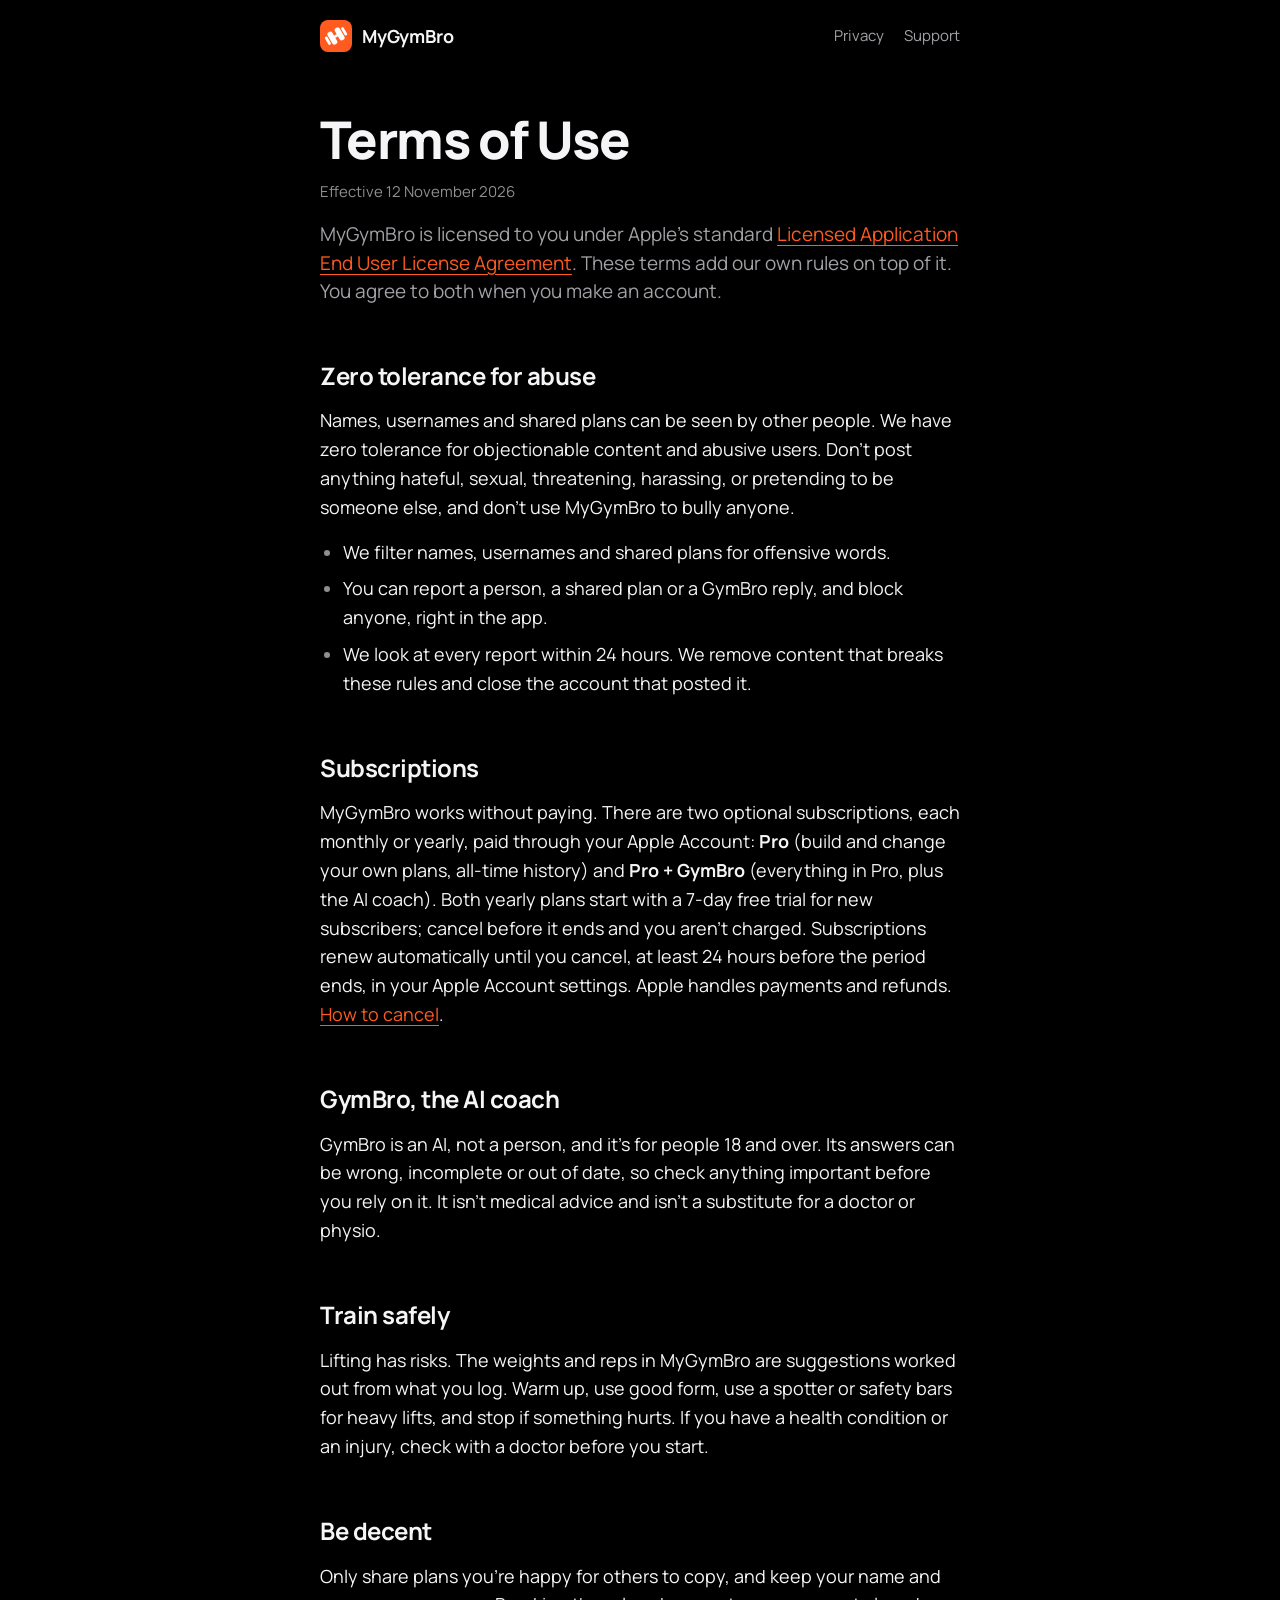
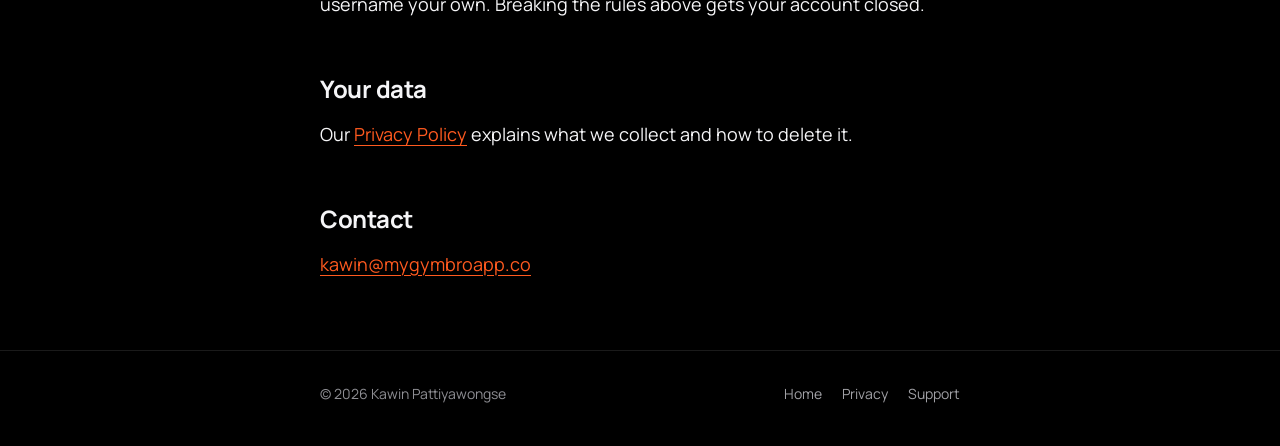
<file: terms/index.html>
<!doctype html>
<html lang="en">
<head>
  <meta charset="utf-8">
  <meta name="viewport" content="width=device-width, initial-scale=1">
  <title>Terms of Use · MyGymBro</title>
  <meta name="description" content="MyGymBro uses Apple's standard licence agreement, plus our rules on behaviour, subscriptions, GymBro (the AI coach) and training safely.">
  <meta name="theme-color" content="#000000">
  <link rel="icon" href="/favicon.png" type="image/png">
  <link rel="apple-touch-icon" href="/apple-touch-icon.png">
  <link rel="preload" href="/fonts/Manrope-Variable.ttf" as="font" type="font/ttf" crossorigin>
  <link rel="stylesheet" href="/style.css">
</head>
<body>
  <header class="top">
    <div class="wrap">
      <a class="brand" href="/"><img src="/favicon.png" width="32" height="32" alt="">MyGymBro</a>
      <nav aria-label="Site">
        <a href="/privacy/">Privacy</a>
        <a href="/support/">Support</a>
      </nav>
    </div>
  </header>

  <main>
    <div class="wrap">
      <h1>Terms of Use</h1>
      <p class="meta">Effective 12 November 2026</p>
      <p class="lede">MyGymBro is licensed to you under Apple's standard <a href="https://www.apple.com/legal/internet-services/itunes/dev/stdeula/">Licensed Application End User License Agreement</a>. These terms add our own rules on top of it. You agree to both when you make an account.</p>

      <h2>Zero tolerance for abuse</h2>
      <p>Names, usernames and shared plans can be seen by other people. We have zero tolerance for objectionable content and abusive users. Don't post anything hateful, sexual, threatening, harassing, or pretending to be someone else, and don't use MyGymBro to bully anyone.</p>
      <ul>
        <li>We filter names, usernames and shared plans for offensive words.</li>
        <li>You can report a person, a shared plan or a GymBro reply, and block anyone, right in the app.</li>
        <li>We look at every report within 24 hours. We remove content that breaks these rules and close the account that posted it.</li>
      </ul>

      <h2>Subscriptions</h2>
      <p>MyGymBro works without paying. There are two optional subscriptions, each monthly or yearly, paid through your Apple Account: <strong>Pro</strong> (build and change your own plans, all-time history) and <strong>Pro + GymBro</strong> (everything in Pro, plus the AI coach). Both yearly plans start with a 7-day free trial for new subscribers; cancel before it ends and you aren't charged. Subscriptions renew automatically until you cancel, at least 24 hours before the period ends, in your Apple Account settings. Apple handles payments and refunds. <a href="/support/#cancel">How to cancel</a>.</p>

      <h2>GymBro, the AI coach</h2>
      <p>GymBro is an AI, not a person, and it's for people 18 and over. Its answers can be wrong, incomplete or out of date, so check anything important before you rely on it. It isn't medical advice and isn't a substitute for a doctor or physio.</p>

      <h2>Train safely</h2>
      <p>Lifting has risks. The weights and reps in MyGymBro are suggestions worked out from what you log. Warm up, use good form, use a spotter or safety bars for heavy lifts, and stop if something hurts. If you have a health condition or an injury, check with a doctor before you start.</p>

      <h2>Be decent</h2>
      <p>Only share plans you're happy for others to copy, and keep your name and username your own. Breaking the rules above gets your account closed.</p>

      <h2>Your data</h2>
      <p>Our <a href="/privacy/">Privacy Policy</a> explains what we collect and how to delete it.</p>

      <h2>Contact</h2>
      <p><a href="mailto:kawin@mygymbroapp.co">kawin@mygymbroapp.co</a></p>
    </div>
  </main>

  <footer>
    <div class="wrap">
      <span>&copy; 2026 Kawin Pattiyawongse</span>
      <nav aria-label="Footer">
        <a href="/">Home</a>
        <a href="/privacy/">Privacy</a>
        <a href="/support/">Support</a>
      </nav>
    </div>
  </footer>
</body>
</html>
</file>
<file: style.css>
/* Manrope (SIL Open Font License, fonts/Manrope-OFL.txt), served from this
   site so no visitor data goes to a font service. */
@font-face {
  font-family: "Manrope";
  src: url("/fonts/Manrope-Variable.ttf") format("truetype");
  font-weight: 200 800;
  font-style: normal;
  font-display: swap;
}

/* MyGymBro site. One file, no build step. Dark only, like the app's dark mode. */

:root {
  --bg: #000000;
  --surface: #1c1c1e;
  --line: rgba(255, 255, 255, 0.1);
  --text: #f5f5f7;
  --text-2: #a1a1a6;
  --text-3: #8e8e93;
  --brand: #ff5a1f;
  --radius: 20px;
  --gutter: 16px;
  --measure: 40rem;
  color-scheme: dark;
}

*,
*::before,
*::after {
  box-sizing: border-box;
}

html {
  -webkit-text-size-adjust: 100%;
  text-size-adjust: 100%;
}

body {
  margin: 0;
  background: var(--bg);
  color: var(--text);
  font-family: "Manrope", system-ui, -apple-system, "Segoe UI", sans-serif;
  font-size: 1.0625rem; /* 17px */
  line-height: 1.6;
  font-weight: 400;
  -webkit-font-smoothing: antialiased;
}

@media (min-width: 720px) {
  body {
    font-size: 1.125rem; /* 18px */
  }
}

a {
  color: var(--brand);
  text-decoration: underline;
  text-decoration-thickness: 1px;
  text-underline-offset: 0.2em;
}

a:hover {
  text-decoration-thickness: 2px;
}

a:focus-visible,
summary:focus-visible {
  outline: 2px solid var(--brand);
  outline-offset: 3px;
  border-radius: 6px;
}

img {
  display: block;
  max-width: 100%;
  height: auto;
}

/* Layout */

.wrap {
  width: 100%;
  max-width: calc(var(--measure) + 2 * var(--gutter));
  margin: 0 auto;
  padding: 0 var(--gutter);
}

.top {
  padding: 20px 0;
}

.top .wrap {
  display: flex;
  align-items: center;
  justify-content: space-between;
  gap: 16px;
}

.brand {
  display: inline-flex;
  align-items: center;
  gap: 10px;
  color: var(--text);
  text-decoration: none;
  font-weight: 700;
  letter-spacing: -0.01em;
}

.brand img {
  width: 32px;
  height: 32px;
  border-radius: 8px;
}

.top nav {
  display: flex;
  gap: 20px;
  font-size: 0.9375rem;
}

.top nav a {
  color: var(--text-2);
  text-decoration: none;
}

.top nav a:hover,
.top nav a[aria-current="page"] {
  color: var(--text);
}

main {
  padding: 40px 0 72px;
}

/* Type */

h1,
h2,
h3 {
  margin: 0;
  font-weight: 700;
  color: var(--text);
}

h1 {
  font-size: clamp(2.25rem, 7vw, 3.25rem);
  line-height: 1.08;
  letter-spacing: -0.03em;
  font-weight: 800;
}

h2 {
  margin-top: 56px;
  font-size: 1.5rem;
  line-height: 1.2;
  letter-spacing: -0.02em;
}

h3 {
  margin-top: 32px;
  font-size: 1.125rem;
  line-height: 1.35;
  letter-spacing: -0.01em;
}

p,
ul,
ol {
  margin: 16px 0 0;
}

ul,
ol {
  padding-left: 1.25em;
}

li + li {
  margin-top: 8px;
}

li::marker {
  color: var(--text-3);
}

strong {
  font-weight: 700;
}

.lede {
  margin-top: 16px;
  font-size: 1.1875rem;
  line-height: 1.5;
  color: var(--text-2);
}

.meta {
  margin-top: 12px;
  font-size: 0.9375rem;
  color: var(--text-3);
}

.muted {
  color: var(--text-2);
}

/* A short summary card at the top of long pages */

.card {
  margin-top: 32px;
  padding: 24px;
  background: var(--surface);
  border-radius: var(--radius);
}

.card h2 {
  margin-top: 0;
  font-size: 1.125rem;
}

.card ul {
  margin-top: 12px;
}

.toc {
  margin-top: 24px;
  font-size: 0.9375rem;
  columns: 2;
  column-gap: 24px;
  list-style: none;
  padding: 0;
}

.toc li {
  break-inside: avoid;
  margin: 0 0 8px;
}

@media (max-width: 480px) {
  .toc {
    columns: 1;
  }
}

/* Plain tables for "who sees what" */

.table {
  width: 100%;
  margin-top: 16px;
  border-collapse: collapse;
  font-size: 0.9375rem;
}

.table th,
.table td {
  padding: 12px 12px 12px 0;
  text-align: left;
  vertical-align: top;
  border-bottom: 1px solid var(--line);
}

.table th {
  color: var(--text-2);
  font-weight: 600;
}

/* FAQ */

.faq {
  margin-top: 24px;
  border-top: 1px solid var(--line);
}

.faq details {
  border-bottom: 1px solid var(--line);
}

.faq summary {
  display: flex;
  align-items: center;
  justify-content: space-between;
  gap: 16px;
  padding: 20px 0;
  cursor: pointer;
  list-style: none;
  font-weight: 600;
  line-height: 1.4;
}

.faq summary::-webkit-details-marker {
  display: none;
}

.faq summary::after {
  content: "+";
  flex: none;
  color: var(--brand);
  font-size: 1.5rem;
  line-height: 1;
  font-weight: 400;
}

.faq details[open] summary::after {
  content: "\2212"; /* minus sign */
}

.faq .answer {
  padding: 0 0 24px;
  color: var(--text-2);
}

.faq .answer > :first-child {
  margin-top: 0;
}

/* Home: one screen */

.home {
  min-height: 100vh;
  min-height: 100svh;
  display: flex;
  flex-direction: column;
}

.home main {
  flex: 1;
  display: flex;
  align-items: center;
  padding: 48px 0;
}

.hero {
  text-align: left;
}

.hero .icon {
  width: 96px;
  height: 96px;
  border-radius: 22px;
}

.hero h1 {
  margin-top: 32px;
}

.hero .lede {
  max-width: 30rem;
}

.store {
  display: inline-flex;
  align-items: center;
  gap: 10px;
  margin-top: 32px;
  padding: 14px 22px;
  border: 1px solid rgba(255, 255, 255, 0.35);
  border-radius: 999px;
  color: var(--text);
  text-decoration: none;
  font-weight: 600;
  transition: border-color 120ms ease-out, transform 100ms ease-out;
}

.store:hover {
  border-color: var(--text);
}

.store:active {
  transform: scale(0.98);
}

.store .dot {
  width: 8px;
  height: 8px;
  border-radius: 50%;
  background: var(--brand);
}

.links {
  display: flex;
  flex-wrap: wrap;
  gap: 8px 24px;
  margin-top: 40px;
  padding: 0;
  list-style: none;
}

.links li + li {
  margin-top: 0;
}

/* Footer */

footer {
  padding: 32px 0 40px;
  border-top: 1px solid var(--line);
  font-size: 0.875rem;
  color: var(--text-3);
}

footer .wrap {
  display: flex;
  flex-wrap: wrap;
  justify-content: space-between;
  gap: 12px 24px;
}

footer nav {
  display: flex;
  gap: 20px;
}

footer a {
  color: var(--text-2);
  text-decoration: none;
}

footer a:hover {
  color: var(--text);
}

@media (prefers-reduced-motion: reduce) {
  * {
    transition: none !important;
  }
}
</file>
